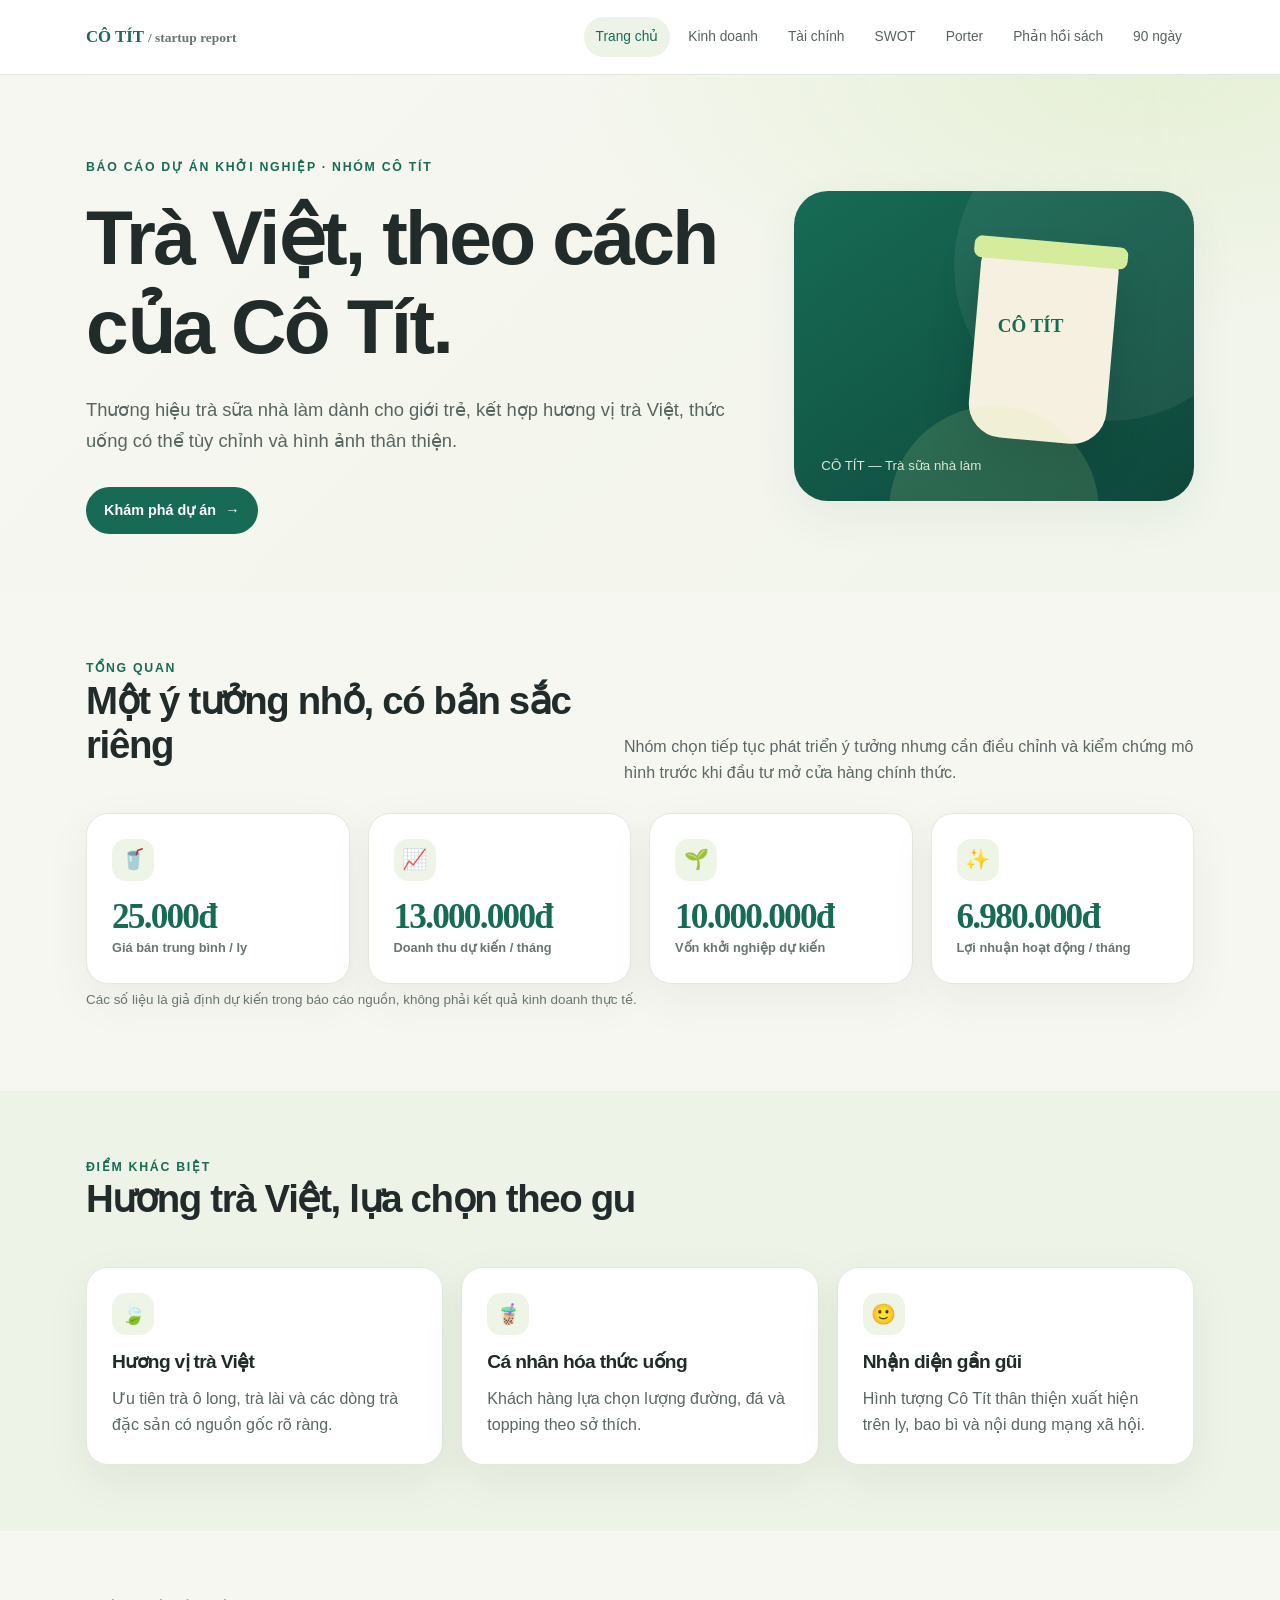
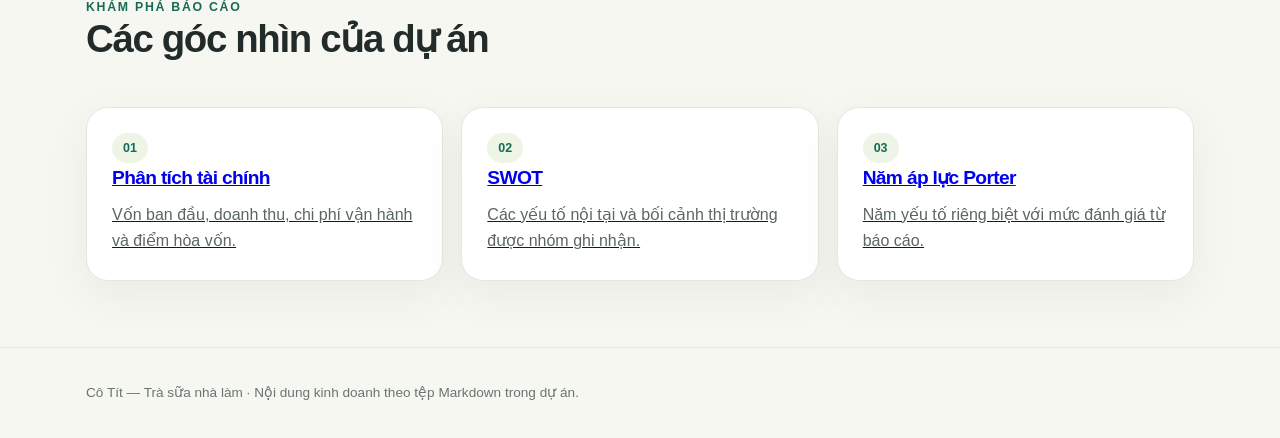
<file: index.html>
<!doctype html><html lang="vi"><head><meta charset="utf-8"><meta name="viewport" content="width=device-width,initial-scale=1"><title>Cô Tít — Trà sữa nhà làm</title><link rel="stylesheet" href="style.css"></head><body>
<header class="topbar"><nav class="wrap nav"><a class="brand" href="index.html">CÔ TÍT <span class="small">/ startup report</span></a><div class="navlinks"><a class="active" href="index.html">Trang chủ</a><a href="business-plan.html">Kinh doanh</a><a href="financial-analysis.html">Tài chính</a><a href="swot.html">SWOT</a><a href="five-forces.html">Porter</a><a href="reflections.html">Phản hồi sách</a><a href="action-plan.html">90 ngày</a></div></nav></header>
<main><section class="hero"><div class="wrap hero-grid"><div><div class="eyebrow">Báo cáo dự án khởi nghiệp · Nhóm Cô Tít</div><h1>Trà Việt, theo cách của Cô Tít.</h1><p class="lead">Thương hiệu trà sữa nhà làm dành cho giới trẻ, kết hợp hương vị trà Việt, thức uống có thể tùy chỉnh và hình ảnh thân thiện.</p><a class="button" href="business-plan.html">Khám phá dự án <span>→</span></a></div><div class="hero-art"><div class="cup"></div><small>CÔ TÍT — Trà sữa nhà làm</small></div></div></section>
<section class="section"><div class="wrap"><div class="section-head"><div><div class="eyebrow">Tổng quan</div><h2>Một ý tưởng nhỏ, có bản sắc riêng</h2></div><p>Nhóm chọn tiếp tục phát triển ý tưởng nhưng cần điều chỉnh và kiểm chứng mô hình trước khi đầu tư mở cửa hàng chính thức.</p></div><div class="grid grid-4 finance-kpis"><article class="card"><div class="icon">🥤</div><div class="metric">25.000đ</div><div class="label">Giá bán trung bình / ly</div></article><article class="card"><div class="icon">📈</div><div class="metric">13.000.000đ</div><div class="label">Doanh thu dự kiến / tháng</div></article><article class="card"><div class="icon">🌱</div><div class="metric">10.000.000đ</div><div class="label">Vốn khởi nghiệp dự kiến</div></article><article class="card"><div class="icon">✨</div><div class="metric">6.980.000đ</div><div class="label">Lợi nhuận hoạt động / tháng</div></article></div><p class="small">Các số liệu là giả định dự kiến trong báo cáo nguồn, không phải kết quả kinh doanh thực tế.</p></div></section>
<section class="section soft"><div class="wrap"><div class="section-head"><div><div class="eyebrow">Điểm khác biệt</div><h2>Hương trà Việt, lựa chọn theo gu</h2></div></div><div class="grid grid-3"><article class="card"><div class="icon">🍃</div><h3>Hương vị trà Việt</h3><p>Ưu tiên trà ô long, trà lài và các dòng trà đặc sản có nguồn gốc rõ ràng.</p></article><article class="card"><div class="icon">🧋</div><h3>Cá nhân hóa thức uống</h3><p>Khách hàng lựa chọn lượng đường, đá và topping theo sở thích.</p></article><article class="card"><div class="icon">🙂</div><h3>Nhận diện gần gũi</h3><p>Hình tượng Cô Tít thân thiện xuất hiện trên ly, bao bì và nội dung mạng xã hội.</p></article></div></div></section>
<section class="section"><div class="wrap"><div class="section-head"><div><div class="eyebrow">Khám phá báo cáo</div><h2>Các góc nhìn của dự án</h2></div></div><div class="grid grid-3"><a class="card" href="financial-analysis.html"><span class="pill">01</span><h3>Phân tích tài chính</h3><p>Vốn ban đầu, doanh thu, chi phí vận hành và điểm hòa vốn.</p></a><a class="card" href="swot.html"><span class="pill">02</span><h3>SWOT</h3><p>Các yếu tố nội tại và bối cảnh thị trường được nhóm ghi nhận.</p></a><a class="card" href="five-forces.html"><span class="pill">03</span><h3>Năm áp lực Porter</h3><p>Năm yếu tố riêng biệt với mức đánh giá từ báo cáo.</p></a></div></div></section>
</main><footer class="footer"><div class="wrap">Cô Tít — Trà sữa nhà làm · Nội dung kinh doanh theo tệp Markdown trong dự án.</div></footer></body></html>
</file>
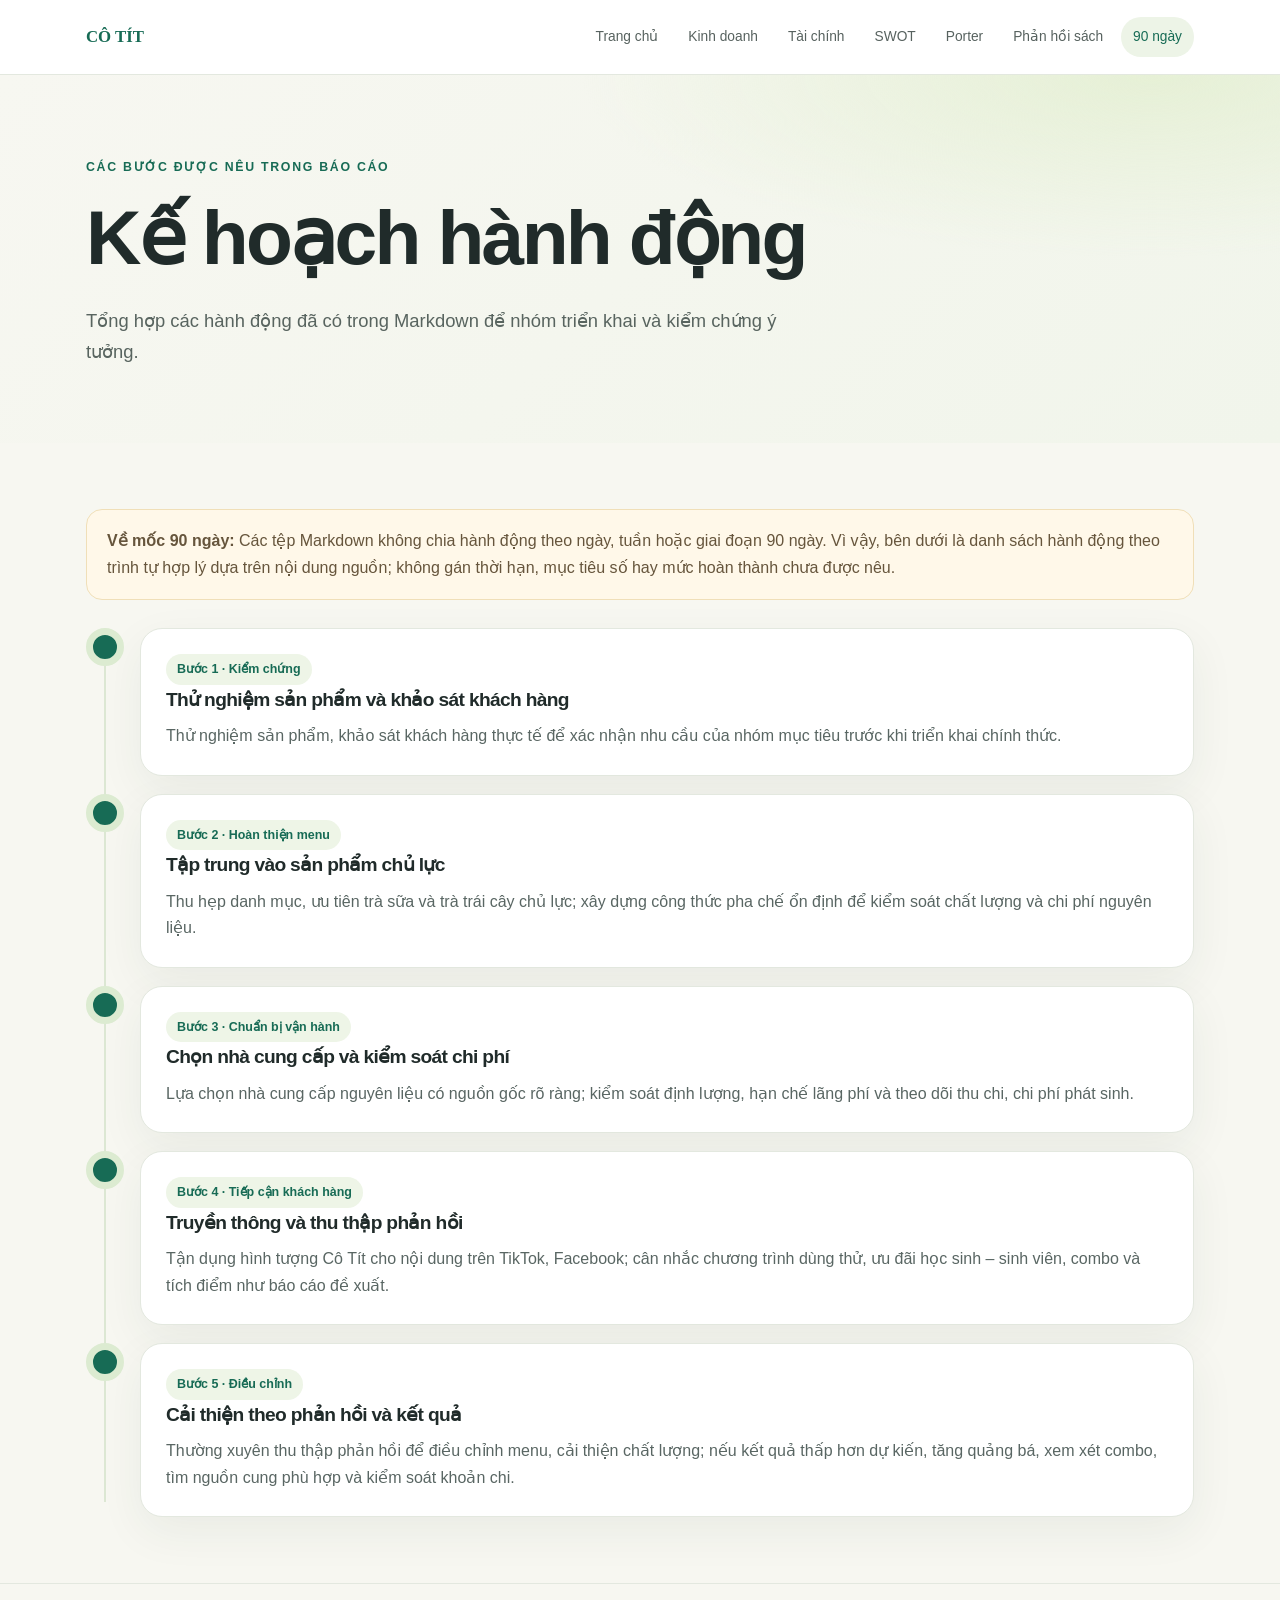
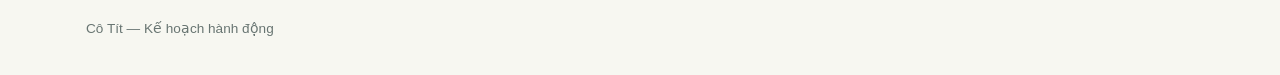
<file: action-plan.html>
<!doctype html><html lang="vi"><head><meta charset="utf-8"><meta name="viewport" content="width=device-width,initial-scale=1"><title>Kế hoạch hành động 90 ngày — Cô Tít</title><link rel="stylesheet" href="style.css"></head><body><header class="topbar"><nav class="wrap nav"><a class="brand" href="index.html">CÔ TÍT</a><div class="navlinks"><a href="index.html">Trang chủ</a><a href="business-plan.html">Kinh doanh</a><a href="financial-analysis.html">Tài chính</a><a href="swot.html">SWOT</a><a href="five-forces.html">Porter</a><a href="reflections.html">Phản hồi sách</a><a class="active" href="action-plan.html">90 ngày</a></div></nav></header><main><section class="hero"><div class="wrap"><div class="eyebrow">Các bước được nêu trong báo cáo</div><h1>Kế hoạch hành động</h1><p class="lead">Tổng hợp các hành động đã có trong Markdown để nhóm triển khai và kiểm chứng ý tưởng.</p></div></section><section class="section"><div class="wrap"><div class="note"><strong>Về mốc 90 ngày:</strong> Các tệp Markdown không chia hành động theo ngày, tuần hoặc giai đoạn 90 ngày. Vì vậy, bên dưới là danh sách hành động theo trình tự hợp lý dựa trên nội dung nguồn; không gán thời hạn, mục tiêu số hay mức hoàn thành chưa được nêu.</div><div class="timeline" style="margin-top:28px"><article class="step"><div class="dot"></div><div class="card"><span class="pill">Bước 1 · Kiểm chứng</span><h3>Thử nghiệm sản phẩm và khảo sát khách hàng</h3><p>Thử nghiệm sản phẩm, khảo sát khách hàng thực tế để xác nhận nhu cầu của nhóm mục tiêu trước khi triển khai chính thức.</p></div></article><article class="step"><div class="dot"></div><div class="card"><span class="pill">Bước 2 · Hoàn thiện menu</span><h3>Tập trung vào sản phẩm chủ lực</h3><p>Thu hẹp danh mục, ưu tiên trà sữa và trà trái cây chủ lực; xây dựng công thức pha chế ổn định để kiểm soát chất lượng và chi phí nguyên liệu.</p></div></article><article class="step"><div class="dot"></div><div class="card"><span class="pill">Bước 3 · Chuẩn bị vận hành</span><h3>Chọn nhà cung cấp và kiểm soát chi phí</h3><p>Lựa chọn nhà cung cấp nguyên liệu có nguồn gốc rõ ràng; kiểm soát định lượng, hạn chế lãng phí và theo dõi thu chi, chi phí phát sinh.</p></div></article><article class="step"><div class="dot"></div><div class="card"><span class="pill">Bước 4 · Tiếp cận khách hàng</span><h3>Truyền thông và thu thập phản hồi</h3><p>Tận dụng hình tượng Cô Tít cho nội dung trên TikTok, Facebook; cân nhắc chương trình dùng thử, ưu đãi học sinh – sinh viên, combo và tích điểm như báo cáo đề xuất.</p></div></article><article class="step"><div class="dot"></div><div class="card"><span class="pill">Bước 5 · Điều chỉnh</span><h3>Cải thiện theo phản hồi và kết quả</h3><p>Thường xuyên thu thập phản hồi để điều chỉnh menu, cải thiện chất lượng; nếu kết quả thấp hơn dự kiến, tăng quảng bá, xem xét combo, tìm nguồn cung phù hợp và kiểm soát khoản chi.</p></div></article></div></div></section></main><footer class="footer"><div class="wrap">Cô Tít — Kế hoạch hành động</div></footer></body></html>
</file>
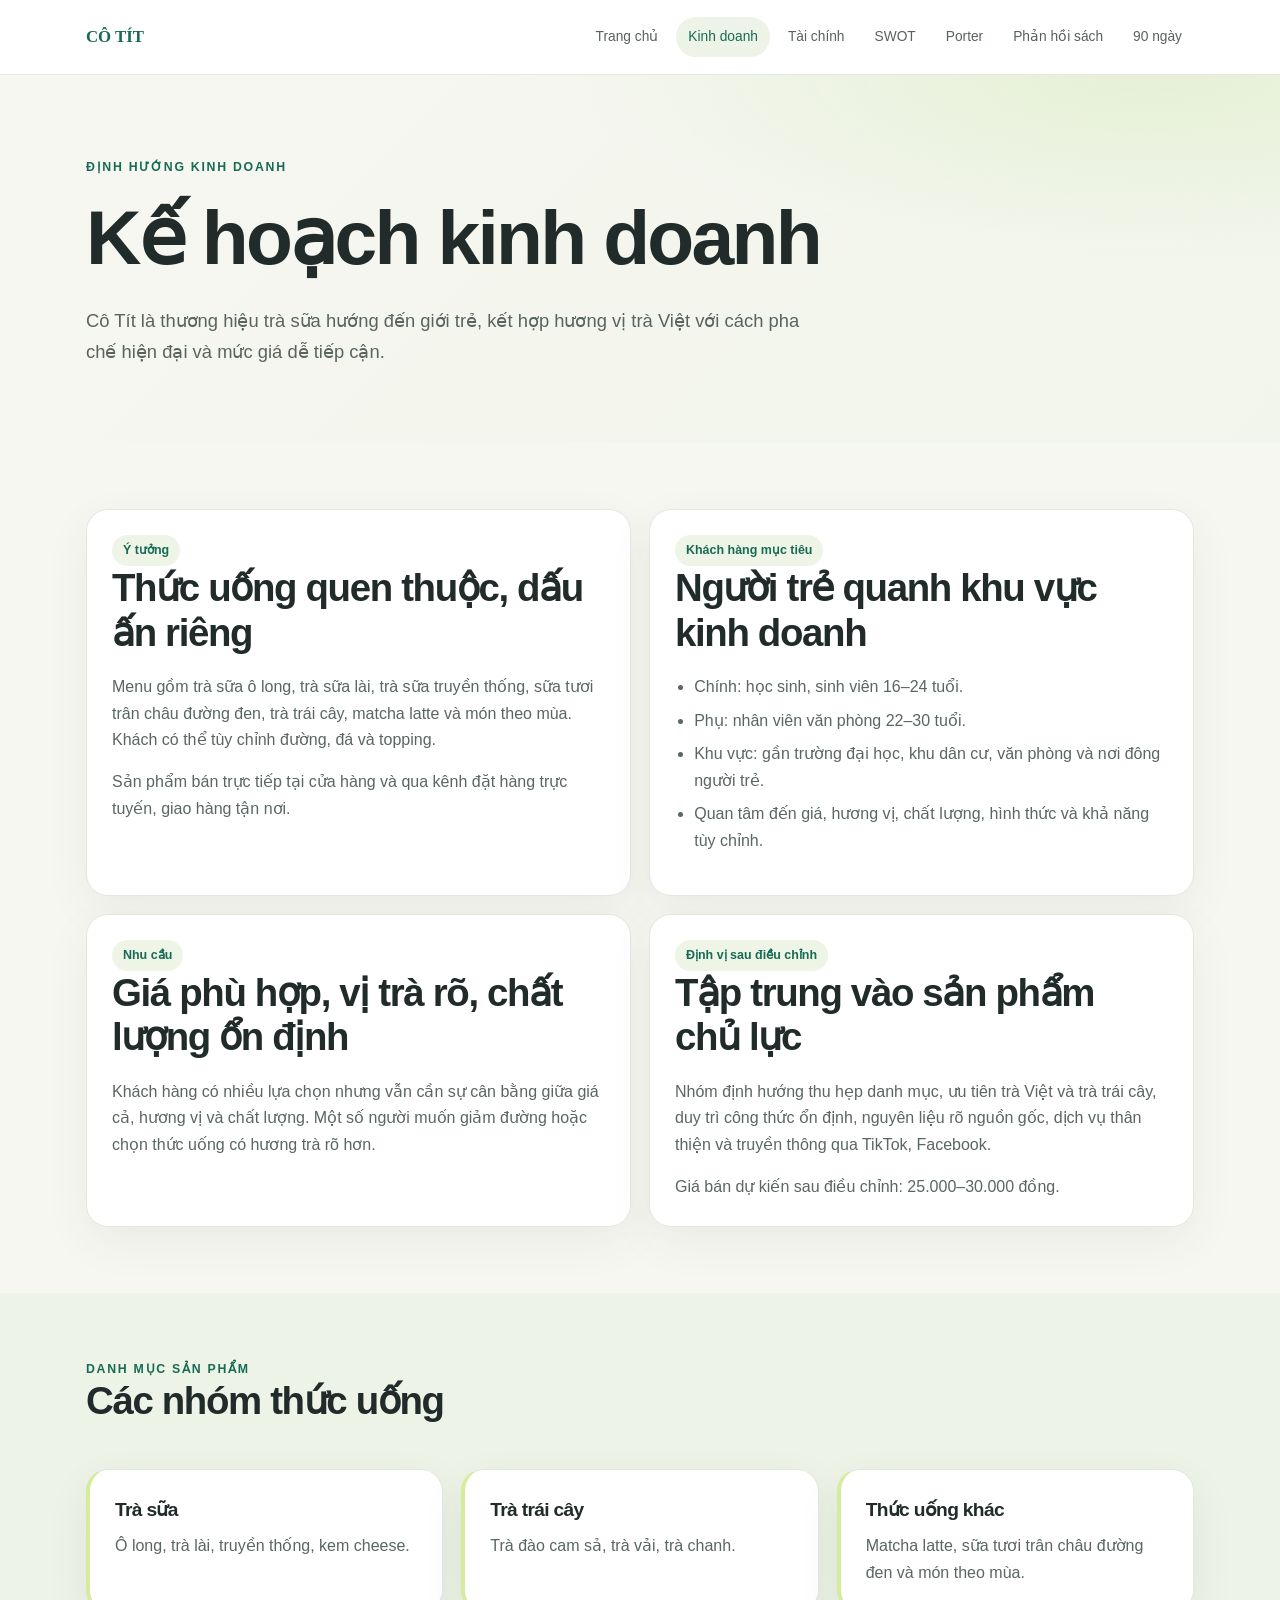
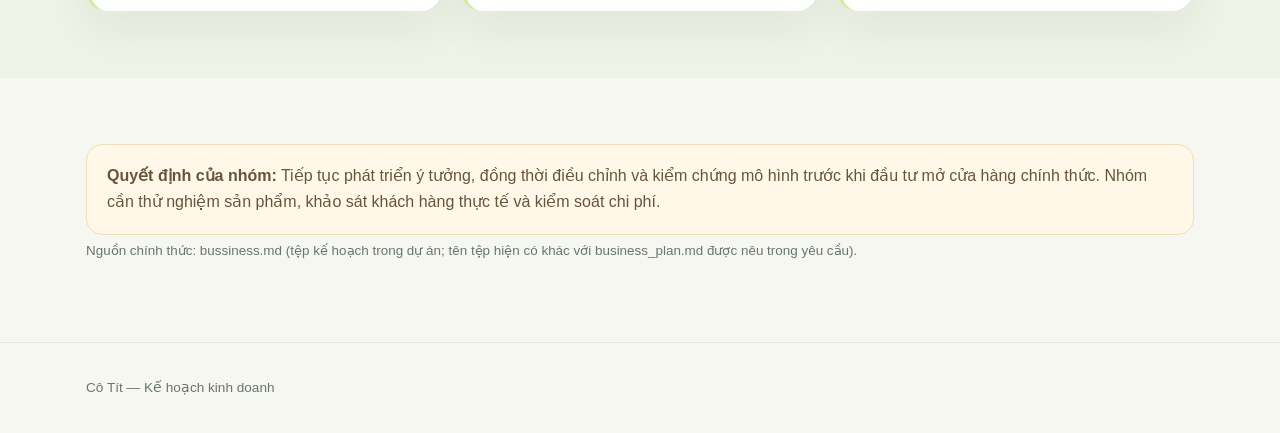
<file: business-plan.html>
<!doctype html><html lang="vi"><head><meta charset="utf-8"><meta name="viewport" content="width=device-width,initial-scale=1"><title>Kế hoạch kinh doanh — Cô Tít</title><link rel="stylesheet" href="style.css"></head><body><header class="topbar"><nav class="wrap nav"><a class="brand" href="index.html">CÔ TÍT</a><div class="navlinks"><a href="index.html">Trang chủ</a><a class="active" href="business-plan.html">Kinh doanh</a><a href="financial-analysis.html">Tài chính</a><a href="swot.html">SWOT</a><a href="five-forces.html">Porter</a><a href="reflections.html">Phản hồi sách</a><a href="action-plan.html">90 ngày</a></div></nav></header><main><section class="hero"><div class="wrap"><div class="eyebrow">Định hướng kinh doanh</div><h1>Kế hoạch kinh doanh</h1><p class="lead">Cô Tít là thương hiệu trà sữa hướng đến giới trẻ, kết hợp hương vị trà Việt với cách pha chế hiện đại và mức giá dễ tiếp cận.</p></div></section><section class="section"><div class="wrap grid grid-2"><article class="card"><span class="pill">Ý tưởng</span><h2>Thức uống quen thuộc, dấu ấn riêng</h2><p>Menu gồm trà sữa ô long, trà sữa lài, trà sữa truyền thống, sữa tươi trân châu đường đen, trà trái cây, matcha latte và món theo mùa. Khách có thể tùy chỉnh đường, đá và topping.</p><p>Sản phẩm bán trực tiếp tại cửa hàng và qua kênh đặt hàng trực tuyến, giao hàng tận nơi.</p></article><article class="card"><span class="pill">Khách hàng mục tiêu</span><h2>Người trẻ quanh khu vực kinh doanh</h2><ul class="list"><li>Chính: học sinh, sinh viên 16–24 tuổi.</li><li>Phụ: nhân viên văn phòng 22–30 tuổi.</li><li>Khu vực: gần trường đại học, khu dân cư, văn phòng và nơi đông người trẻ.</li><li>Quan tâm đến giá, hương vị, chất lượng, hình thức và khả năng tùy chỉnh.</li></ul></article><article class="card"><span class="pill">Nhu cầu</span><h2>Giá phù hợp, vị trà rõ, chất lượng ổn định</h2><p>Khách hàng có nhiều lựa chọn nhưng vẫn cần sự cân bằng giữa giá cả, hương vị và chất lượng. Một số người muốn giảm đường hoặc chọn thức uống có hương trà rõ hơn.</p></article><article class="card"><span class="pill">Định vị sau điều chỉnh</span><h2>Tập trung vào sản phẩm chủ lực</h2><p>Nhóm định hướng thu hẹp danh mục, ưu tiên trà Việt và trà trái cây, duy trì công thức ổn định, nguyên liệu rõ nguồn gốc, dịch vụ thân thiện và truyền thông qua TikTok, Facebook.</p><p>Giá bán dự kiến sau điều chỉnh: 25.000–30.000 đồng.</p></article></div></section><section class="section soft"><div class="wrap"><div class="section-head"><div><div class="eyebrow">Danh mục sản phẩm</div><h2>Các nhóm thức uống</h2></div></div><div class="grid grid-3"><article class="card product"><h3>Trà sữa</h3><p>Ô long, trà lài, truyền thống, kem cheese.</p></article><article class="card product"><h3>Trà trái cây</h3><p>Trà đào cam sả, trà vải, trà chanh.</p></article><article class="card product"><h3>Thức uống khác</h3><p>Matcha latte, sữa tươi trân châu đường đen và món theo mùa.</p></article></div></div></section><section class="section"><div class="wrap"><div class="note"><strong>Quyết định của nhóm:</strong> Tiếp tục phát triển ý tưởng, đồng thời điều chỉnh và kiểm chứng mô hình trước khi đầu tư mở cửa hàng chính thức. Nhóm cần thử nghiệm sản phẩm, khảo sát khách hàng thực tế và kiểm soát chi phí.</div><p class="small">Nguồn chính thức: bussiness.md (tệp kế hoạch trong dự án; tên tệp hiện có khác với business_plan.md được nêu trong yêu cầu).</p></div></section></main><footer class="footer"><div class="wrap">Cô Tít — Kế hoạch kinh doanh</div></footer></body></html>
</file>
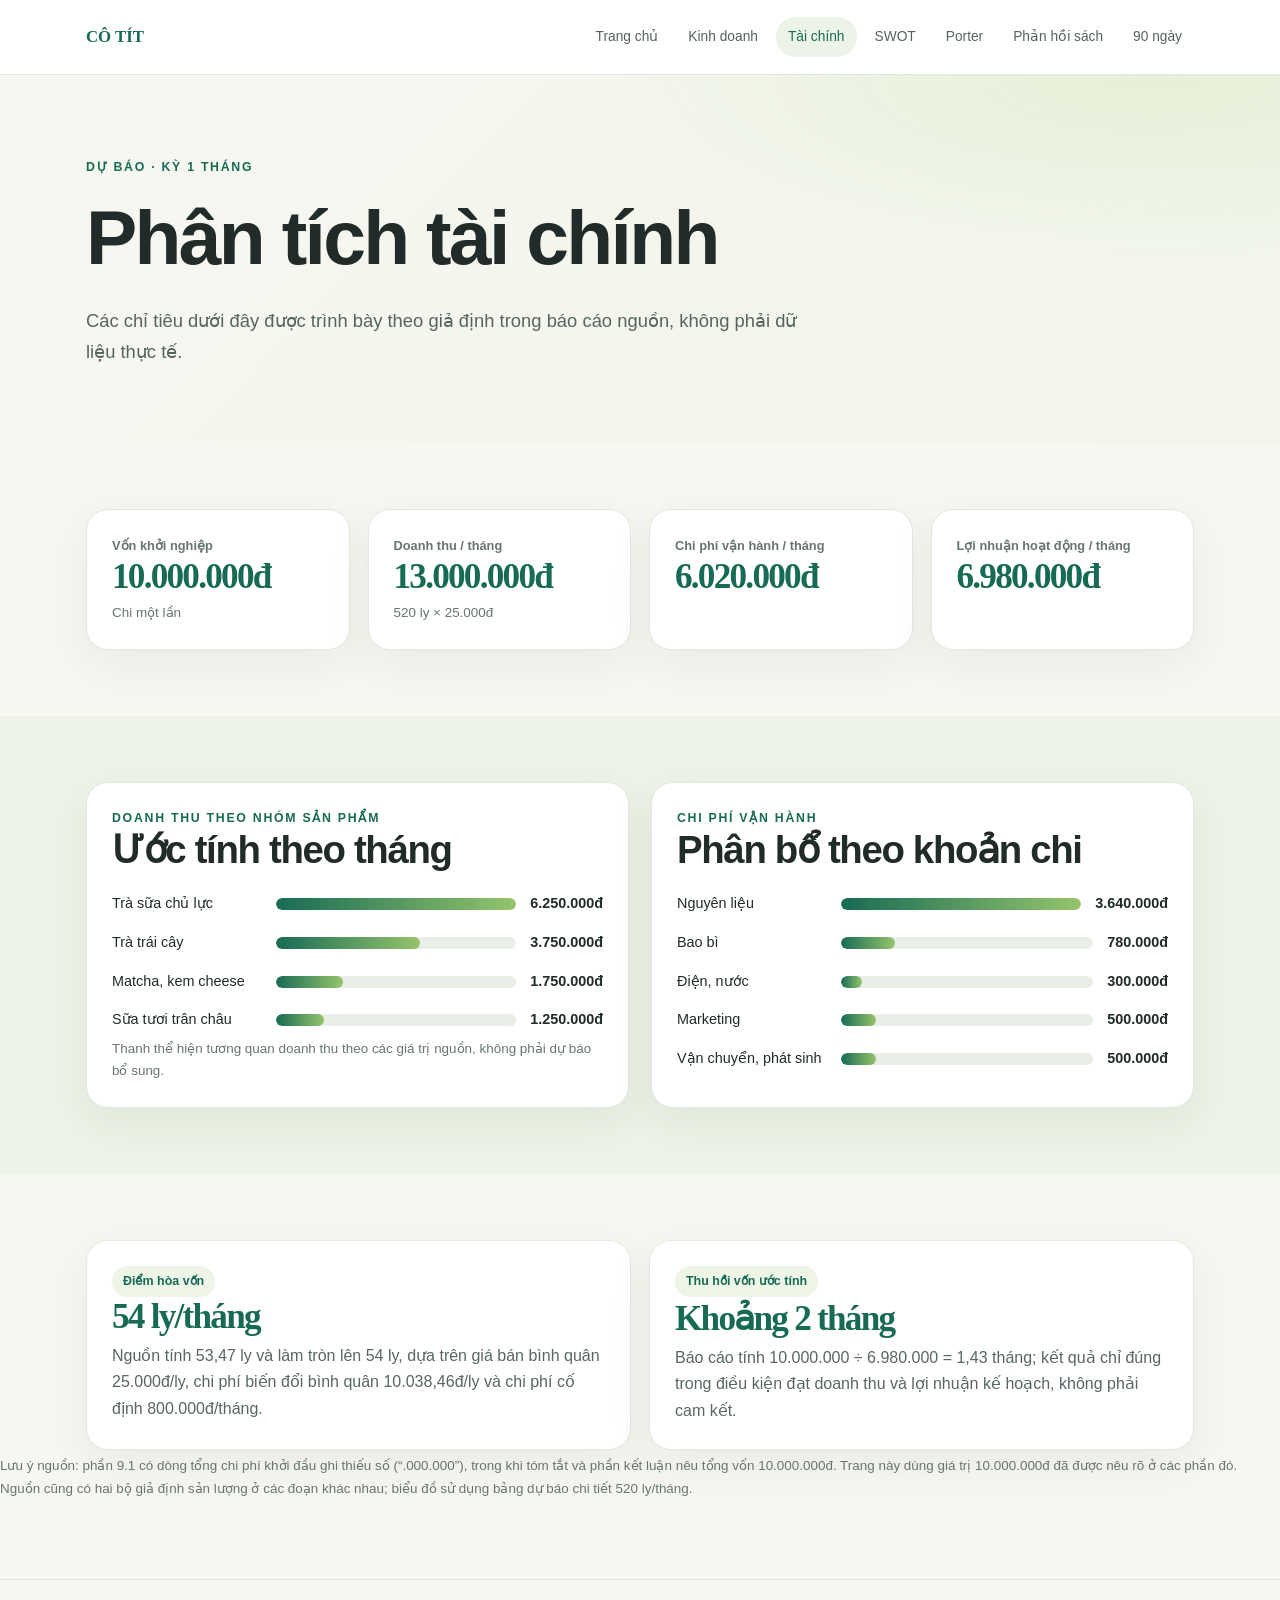
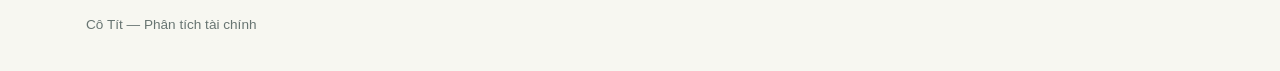
<file: financial-analysis.html>
<!doctype html><html lang="vi"><head><meta charset="utf-8"><meta name="viewport" content="width=device-width,initial-scale=1"><title>Phân tích tài chính — Cô Tít</title><link rel="stylesheet" href="style.css"></head><body><header class="topbar"><nav class="wrap nav"><a class="brand" href="index.html">CÔ TÍT</a><div class="navlinks"><a href="index.html">Trang chủ</a><a href="business-plan.html">Kinh doanh</a><a class="active" href="financial-analysis.html">Tài chính</a><a href="swot.html">SWOT</a><a href="five-forces.html">Porter</a><a href="reflections.html">Phản hồi sách</a><a href="action-plan.html">90 ngày</a></div></nav></header><main><section class="hero"><div class="wrap"><div class="eyebrow">Dự báo · kỳ 1 tháng</div><h1>Phân tích tài chính</h1><p class="lead">Các chỉ tiêu dưới đây được trình bày theo giả định trong báo cáo nguồn, không phải dữ liệu thực tế.</p></div></section><section class="section"><div class="wrap"><div class="grid grid-4 finance-kpis"><article class="card"><div class="label">Vốn khởi nghiệp</div><div class="metric">10.000.000đ</div><p class="small">Chi một lần</p></article><article class="card"><div class="label">Doanh thu / tháng</div><div class="metric">13.000.000đ</div><p class="small">520 ly × 25.000đ</p></article><article class="card"><div class="label">Chi phí vận hành / tháng</div><div class="metric">6.020.000đ</div></article><article class="card"><div class="label">Lợi nhuận hoạt động / tháng</div><div class="metric">6.980.000đ</div></article></div></div></section><section class="section soft"><div class="wrap split"><article class="card"><div class="eyebrow">Doanh thu theo nhóm sản phẩm</div><h2>Ước tính theo tháng</h2><div class="bar-list"><div class="bar-row"><span>Trà sữa chủ lực</span><div class="bar-track"><div class="bar" style="width:100%"></div></div><b>6.250.000đ</b></div><div class="bar-row"><span>Trà trái cây</span><div class="bar-track"><div class="bar" style="width:60%"></div></div><b>3.750.000đ</b></div><div class="bar-row"><span>Matcha, kem cheese</span><div class="bar-track"><div class="bar" style="width:28%"></div></div><b>1.750.000đ</b></div><div class="bar-row"><span>Sữa tươi trân châu</span><div class="bar-track"><div class="bar" style="width:20%"></div></div><b>1.250.000đ</b></div></div><p class="small">Thanh thể hiện tương quan doanh thu theo các giá trị nguồn, không phải dự báo bổ sung.</p></article><article class="card"><div class="eyebrow">Chi phí vận hành</div><h2>Phân bổ theo khoản chi</h2><div class="bar-list"><div class="bar-row"><span>Nguyên liệu</span><div class="bar-track"><div class="bar" style="width:100%"></div></div><b>3.640.000đ</b></div><div class="bar-row"><span>Bao bì</span><div class="bar-track"><div class="bar" style="width:21.4%"></div></div><b>780.000đ</b></div><div class="bar-row"><span>Điện, nước</span><div class="bar-track"><div class="bar" style="width:8.2%"></div></div><b>300.000đ</b></div><div class="bar-row"><span>Marketing</span><div class="bar-track"><div class="bar" style="width:13.7%"></div></div><b>500.000đ</b></div><div class="bar-row"><span>Vận chuyển, phát sinh</span><div class="bar-track"><div class="bar" style="width:13.7%"></div></div><b>500.000đ</b></div></div></article></div></section><section class="section"><div class="wrap grid grid-2"><article class="card"><span class="pill">Điểm hòa vốn</span><div class="metric">54 ly/tháng</div><p>Nguồn tính 53,47 ly và làm tròn lên 54 ly, dựa trên giá bán bình quân 25.000đ/ly, chi phí biến đổi bình quân 10.038,46đ/ly và chi phí cố định 800.000đ/tháng.</p></article><article class="card"><span class="pill">Thu hồi vốn ước tính</span><div class="metric">Khoảng 2 tháng</div><p>Báo cáo tính 10.000.000 ÷ 6.980.000 = 1,43 tháng; kết quả chỉ đúng trong điều kiện đạt doanh thu và lợi nhuận kế hoạch, không phải cam kết.</p></article></div><p class="small">Lưu ý nguồn: phần 9.1 có dòng tổng chi phí khởi đầu ghi thiếu số (“.000.000”), trong khi tóm tắt và phần kết luận nêu tổng vốn 10.000.000đ. Trang này dùng giá trị 10.000.000đ đã được nêu rõ ở các phần đó. Nguồn cũng có hai bộ giả định sản lượng ở các đoạn khác nhau; biểu đồ sử dụng bảng dự báo chi tiết 520 ly/tháng.</p></div></section></main><footer class="footer"><div class="wrap">Cô Tít — Phân tích tài chính</div></footer></body></html>
</file>
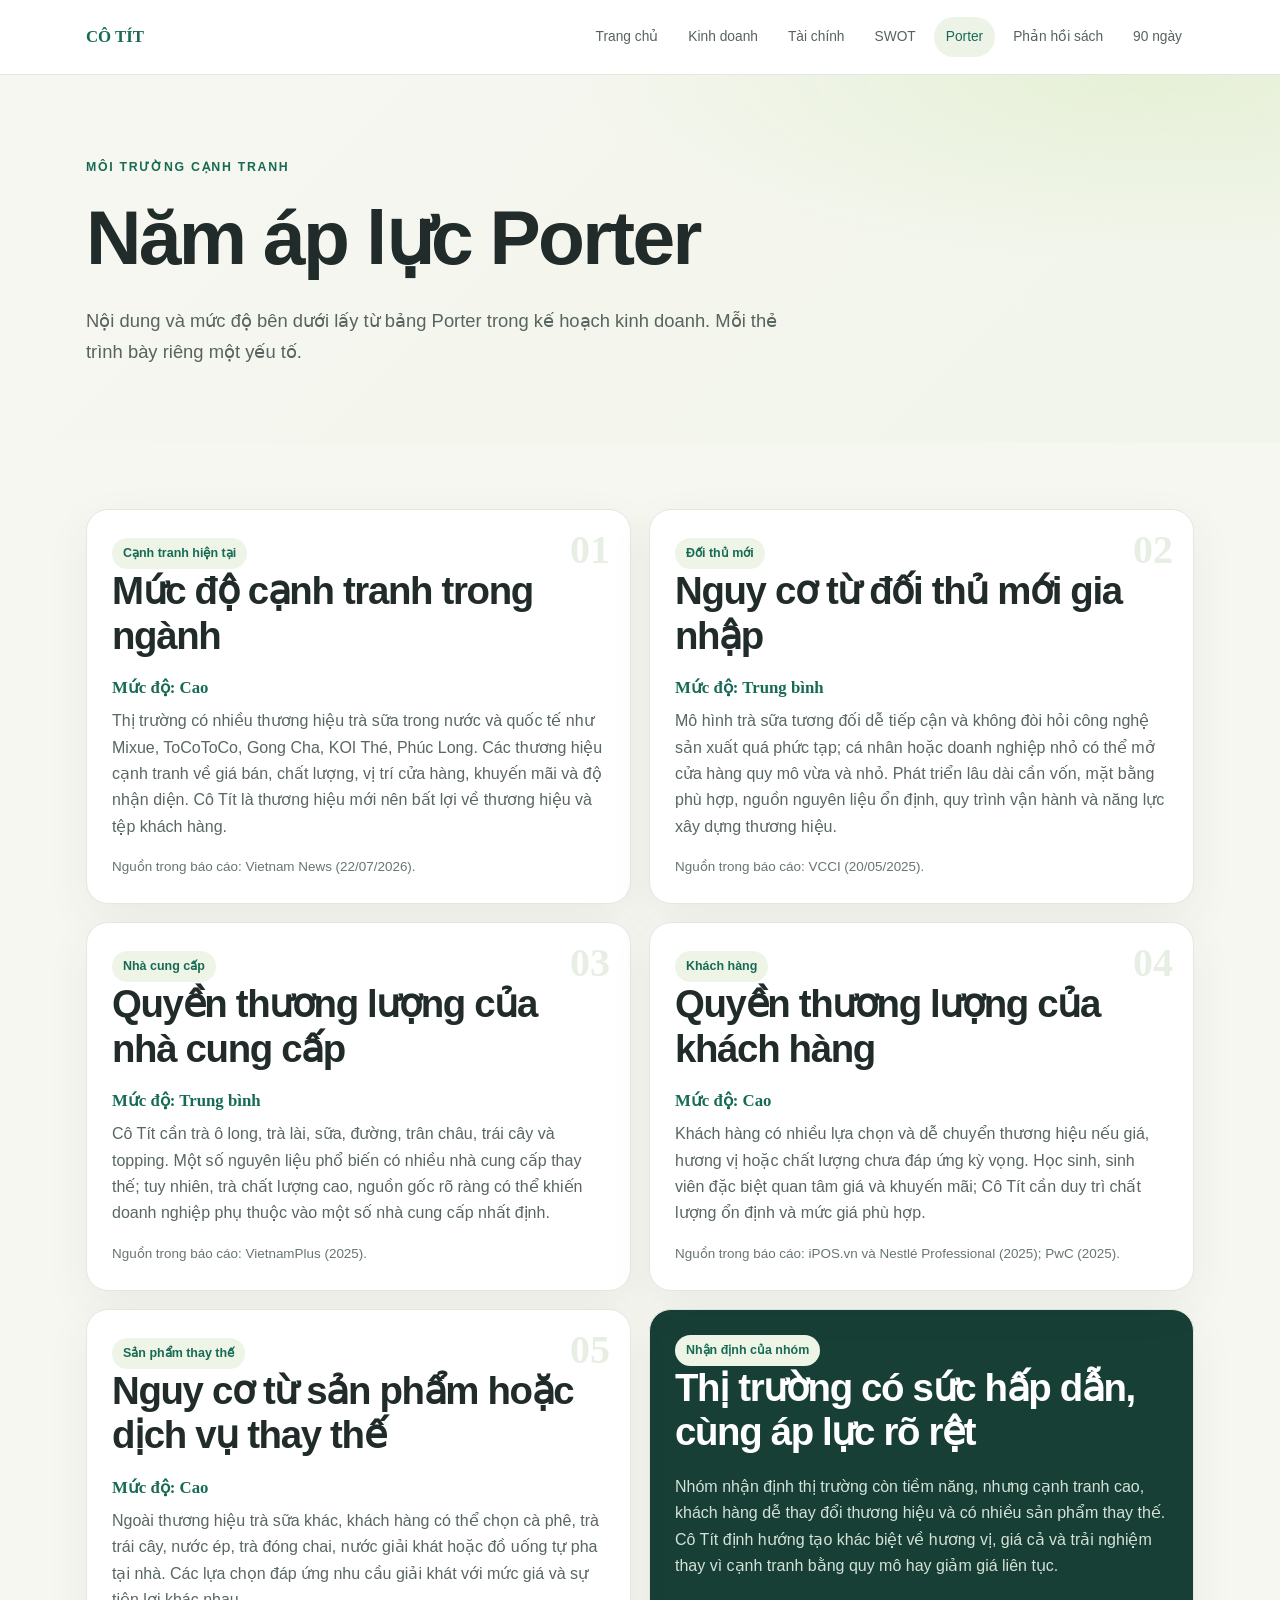
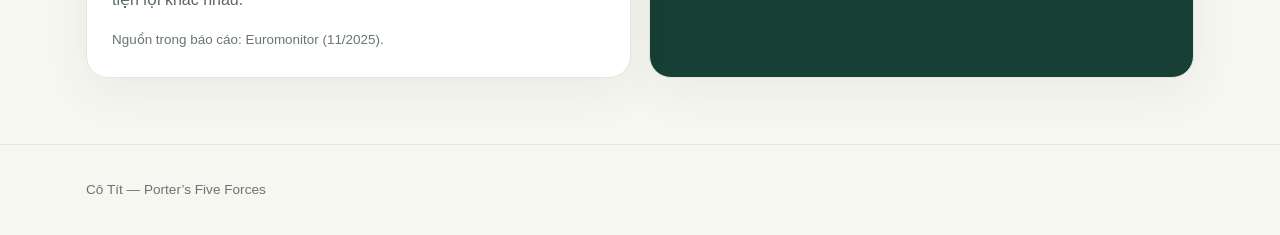
<file: five-forces.html>
<!doctype html><html lang="vi"><head><meta charset="utf-8"><meta name="viewport" content="width=device-width,initial-scale=1"><title>Năm áp lực Porter — Cô Tít</title><link rel="stylesheet" href="style.css"></head><body><header class="topbar"><nav class="wrap nav"><a class="brand" href="index.html">CÔ TÍT</a><div class="navlinks"><a href="index.html">Trang chủ</a><a href="business-plan.html">Kinh doanh</a><a href="financial-analysis.html">Tài chính</a><a href="swot.html">SWOT</a><a class="active" href="five-forces.html">Porter</a><a href="reflections.html">Phản hồi sách</a><a href="action-plan.html">90 ngày</a></div></nav></header><main><section class="hero"><div class="wrap"><div class="eyebrow">Môi trường cạnh tranh</div><h1>Năm áp lực Porter</h1><p class="lead">Nội dung và mức độ bên dưới lấy từ bảng Porter trong kế hoạch kinh doanh. Mỗi thẻ trình bày riêng một yếu tố.</p></div></section><section class="section"><div class="wrap grid grid-2"><article class="card force"><span class="number">01</span><span class="pill">Cạnh tranh hiện tại</span><h2>Mức độ cạnh tranh trong ngành</h2><div class="rating">Mức độ: Cao</div><p>Thị trường có nhiều thương hiệu trà sữa trong nước và quốc tế như Mixue, ToCoToCo, Gong Cha, KOI Thé, Phúc Long. Các thương hiệu cạnh tranh về giá bán, chất lượng, vị trí cửa hàng, khuyến mãi và độ nhận diện. Cô Tít là thương hiệu mới nên bất lợi về thương hiệu và tệp khách hàng.</p><p class="small">Nguồn trong báo cáo: Vietnam News (22/07/2026).</p></article><article class="card force"><span class="number">02</span><span class="pill">Đối thủ mới</span><h2>Nguy cơ từ đối thủ mới gia nhập</h2><div class="rating">Mức độ: Trung bình</div><p>Mô hình trà sữa tương đối dễ tiếp cận và không đòi hỏi công nghệ sản xuất quá phức tạp; cá nhân hoặc doanh nghiệp nhỏ có thể mở cửa hàng quy mô vừa và nhỏ. Phát triển lâu dài cần vốn, mặt bằng phù hợp, nguồn nguyên liệu ổn định, quy trình vận hành và năng lực xây dựng thương hiệu.</p><p class="small">Nguồn trong báo cáo: VCCI (20/05/2025).</p></article><article class="card force"><span class="number">03</span><span class="pill">Nhà cung cấp</span><h2>Quyền thương lượng của nhà cung cấp</h2><div class="rating">Mức độ: Trung bình</div><p>Cô Tít cần trà ô long, trà lài, sữa, đường, trân châu, trái cây và topping. Một số nguyên liệu phổ biến có nhiều nhà cung cấp thay thế; tuy nhiên, trà chất lượng cao, nguồn gốc rõ ràng có thể khiến doanh nghiệp phụ thuộc vào một số nhà cung cấp nhất định.</p><p class="small">Nguồn trong báo cáo: VietnamPlus (2025).</p></article><article class="card force"><span class="number">04</span><span class="pill">Khách hàng</span><h2>Quyền thương lượng của khách hàng</h2><div class="rating">Mức độ: Cao</div><p>Khách hàng có nhiều lựa chọn và dễ chuyển thương hiệu nếu giá, hương vị hoặc chất lượng chưa đáp ứng kỳ vọng. Học sinh, sinh viên đặc biệt quan tâm giá và khuyến mãi; Cô Tít cần duy trì chất lượng ổn định và mức giá phù hợp.</p><p class="small">Nguồn trong báo cáo: iPOS.vn và Nestlé Professional (2025); PwC (2025).</p></article><article class="card force"><span class="number">05</span><span class="pill">Sản phẩm thay thế</span><h2>Nguy cơ từ sản phẩm hoặc dịch vụ thay thế</h2><div class="rating">Mức độ: Cao</div><p>Ngoài thương hiệu trà sữa khác, khách hàng có thể chọn cà phê, trà trái cây, nước ép, trà đóng chai, nước giải khát hoặc đồ uống tự pha tại nhà. Các lựa chọn đáp ứng nhu cầu giải khát với mức giá và sự tiện lợi khác nhau.</p><p class="small">Nguồn trong báo cáo: Euromonitor (11/2025).</p></article><article class="card dark"><span class="pill">Nhận định của nhóm</span><h2>Thị trường có sức hấp dẫn, cùng áp lực rõ rệt</h2><p>Nhóm nhận định thị trường còn tiềm năng, nhưng cạnh tranh cao, khách hàng dễ thay đổi thương hiệu và có nhiều sản phẩm thay thế. Cô Tít định hướng tạo khác biệt về hương vị, giá cả và trải nghiệm thay vì cạnh tranh bằng quy mô hay giảm giá liên tục.</p></article></div></section></main><footer class="footer"><div class="wrap">Cô Tít — Porter’s Five Forces</div></footer></body></html>
</file>
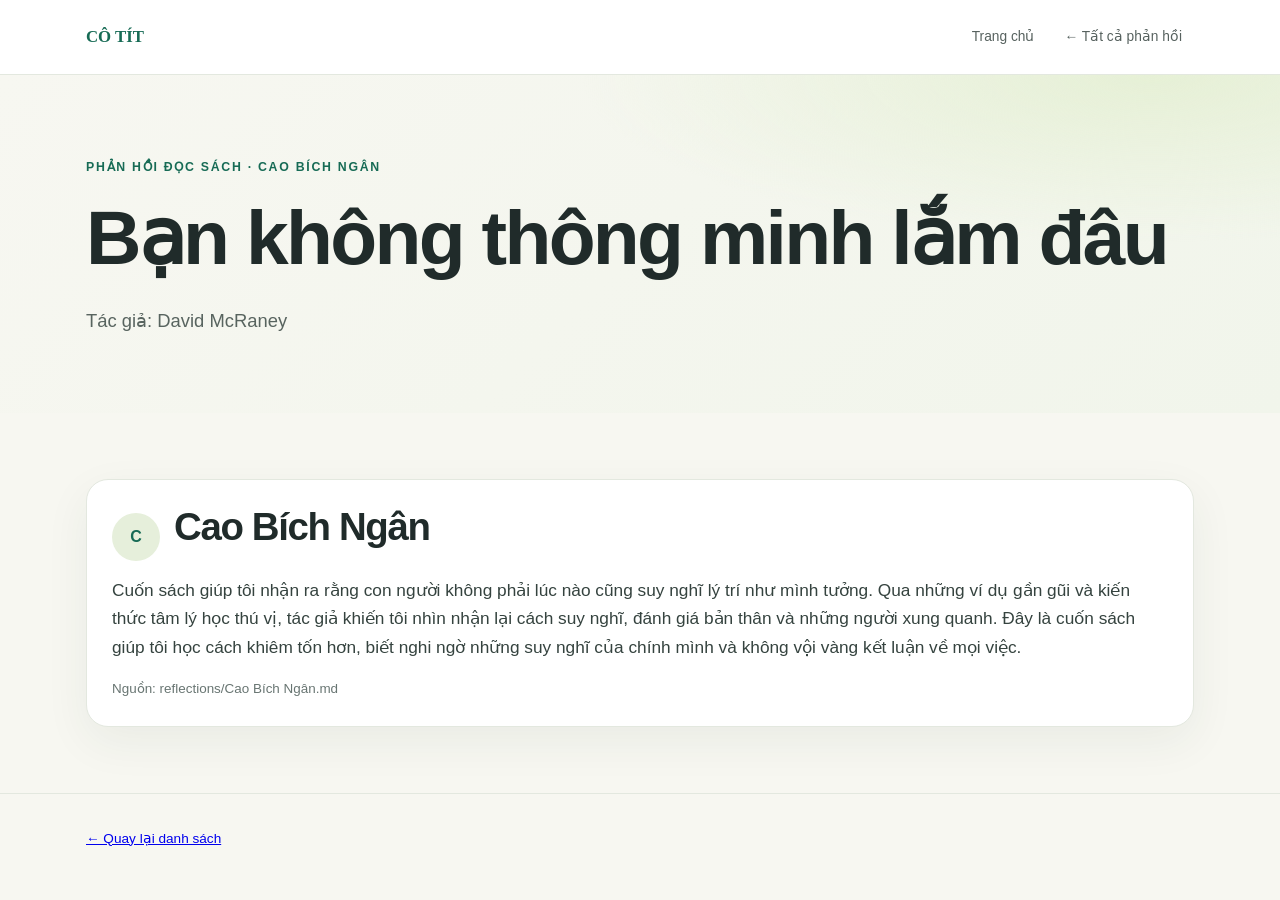
<file: reflection-cao-bich-ngan.html>
<!doctype html><html lang="vi"><head><meta charset="utf-8"><meta name="viewport" content="width=device-width,initial-scale=1"><title>Phản hồi của Cao Bích Ngân — Cô Tít</title><link rel="stylesheet" href="style.css"></head><body><header class="topbar"><nav class="wrap nav"><a class="brand" href="index.html">CÔ TÍT</a><div class="navlinks"><a href="index.html">Trang chủ</a><a href="reflections.html">← Tất cả phản hồi</a></div></nav></header><main><section class="hero"><div class="wrap"><div class="eyebrow">Phản hồi đọc sách · Cao Bích Ngân</div><h1>Bạn không thông minh lắm đâu</h1><p class="lead">Tác giả: David McRaney</p></div></section><section class="section"><div class="wrap"><article class="card"><div class="member"><div class="avatar">C</div><h2>Cao Bích Ngân</h2></div><p class="quote">Cuốn sách giúp tôi nhận ra rằng con người không phải lúc nào cũng suy nghĩ lý trí như mình tưởng. Qua những ví dụ gần gũi và kiến thức tâm lý học thú vị, tác giả khiến tôi nhìn nhận lại cách suy nghĩ, đánh giá bản thân và những người xung quanh. Đây là cuốn sách giúp tôi học cách khiêm tốn hơn, biết nghi ngờ những suy nghĩ của chính mình và không vội vàng kết luận về mọi việc.</p><p class="small">Nguồn: reflections/Cao Bích Ngân.md</p></article></div></section></main><footer class="footer"><div class="wrap"><a href="reflections.html">← Quay lại danh sách</a></div></footer></body></html>
</file>
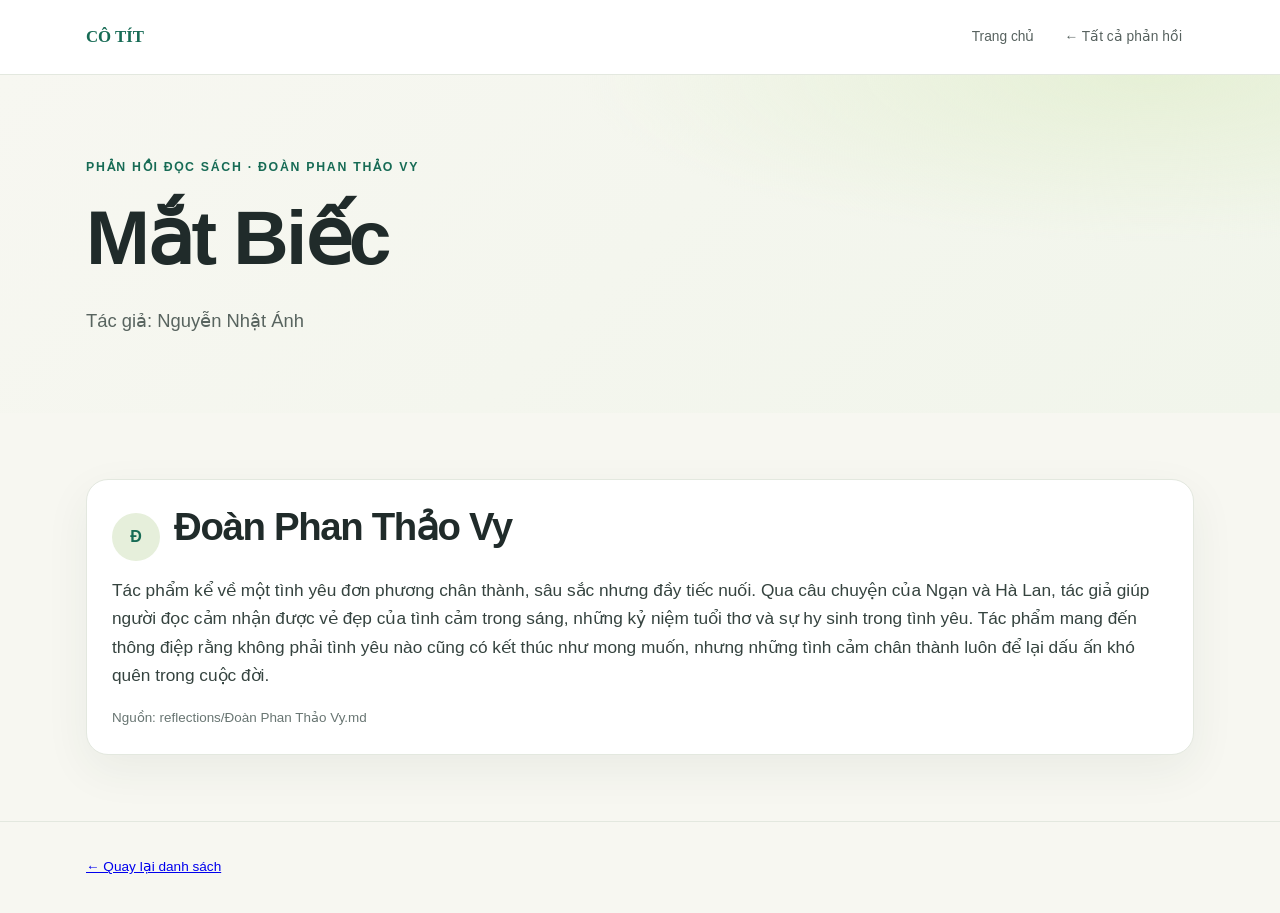
<file: reflection-doan-phan-thao-vy.html>
<!doctype html><html lang="vi"><head><meta charset="utf-8"><meta name="viewport" content="width=device-width,initial-scale=1"><title>Phản hồi của Đoàn Phan Thảo Vy — Cô Tít</title><link rel="stylesheet" href="style.css"></head><body><header class="topbar"><nav class="wrap nav"><a class="brand" href="index.html">CÔ TÍT</a><div class="navlinks"><a href="index.html">Trang chủ</a><a href="reflections.html">← Tất cả phản hồi</a></div></nav></header><main><section class="hero"><div class="wrap"><div class="eyebrow">Phản hồi đọc sách · Đoàn Phan Thảo Vy</div><h1>Mắt Biếc</h1><p class="lead">Tác giả: Nguyễn Nhật Ánh</p></div></section><section class="section"><div class="wrap"><article class="card"><div class="member"><div class="avatar">Đ</div><h2>Đoàn Phan Thảo Vy</h2></div><p class="quote">Tác phẩm kể về một tình yêu đơn phương chân thành, sâu sắc nhưng đầy tiếc nuối. Qua câu chuyện của Ngạn và Hà Lan, tác giả giúp người đọc cảm nhận được vẻ đẹp của tình cảm trong sáng, những kỷ niệm tuổi thơ và sự hy sinh trong tình yêu. Tác phẩm mang đến thông điệp rằng không phải tình yêu nào cũng có kết thúc như mong muốn, nhưng những tình cảm chân thành luôn để lại dấu ấn khó quên trong cuộc đời.</p><p class="small">Nguồn: reflections/Đoàn Phan Thảo Vy.md</p></article></div></section></main><footer class="footer"><div class="wrap"><a href="reflections.html">← Quay lại danh sách</a></div></footer></body></html>
</file>
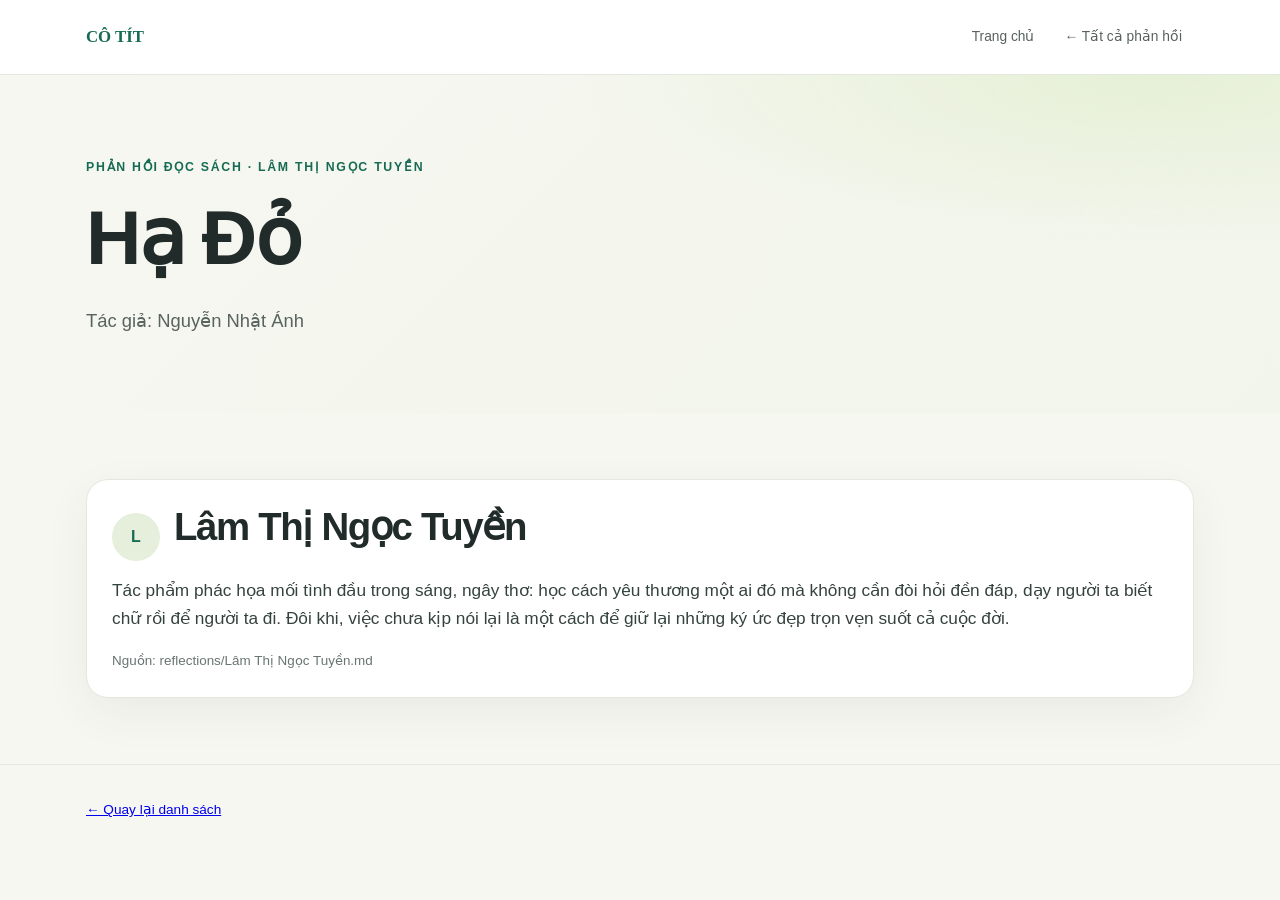
<file: reflection-lam-thi-ngoc-tuyen.html>
<!doctype html><html lang="vi"><head><meta charset="utf-8"><meta name="viewport" content="width=device-width,initial-scale=1"><title>Phản hồi của Lâm Thị Ngọc Tuyền — Cô Tít</title><link rel="stylesheet" href="style.css"></head><body><header class="topbar"><nav class="wrap nav"><a class="brand" href="index.html">CÔ TÍT</a><div class="navlinks"><a href="index.html">Trang chủ</a><a href="reflections.html">← Tất cả phản hồi</a></div></nav></header><main><section class="hero"><div class="wrap"><div class="eyebrow">Phản hồi đọc sách · Lâm Thị Ngọc Tuyền</div><h1>Hạ Đỏ</h1><p class="lead">Tác giả: Nguyễn Nhật Ánh</p></div></section><section class="section"><div class="wrap"><article class="card"><div class="member"><div class="avatar">L</div><h2>Lâm Thị Ngọc Tuyền</h2></div><p class="quote">Tác phẩm phác họa mối tình đầu trong sáng, ngây thơ: học cách yêu thương một ai đó mà không cần đòi hỏi đền đáp, dạy người ta biết chữ rồi để người ta đi. Đôi khi, việc chưa kịp nói lại là một cách để giữ lại những ký ức đẹp trọn vẹn suốt cả cuộc đời.</p><p class="small">Nguồn: reflections/Lâm Thị Ngọc Tuyền.md</p></article></div></section></main><footer class="footer"><div class="wrap"><a href="reflections.html">← Quay lại danh sách</a></div></footer></body></html>
</file>
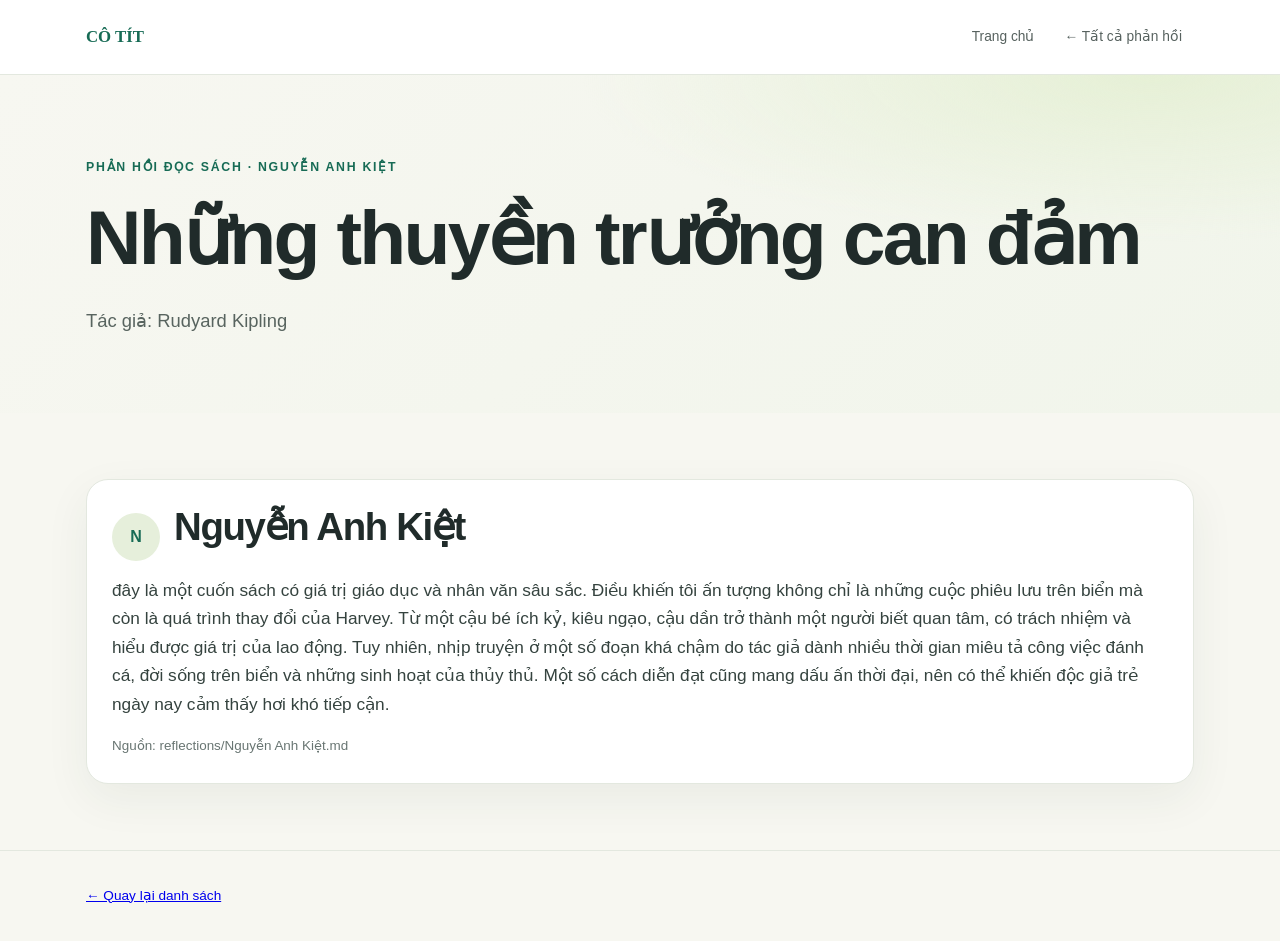
<file: reflection-nguyen-anh-kiet.html>
<!doctype html><html lang="vi"><head><meta charset="utf-8"><meta name="viewport" content="width=device-width,initial-scale=1"><title>Phản hồi của Nguyễn Anh Kiệt — Cô Tít</title><link rel="stylesheet" href="style.css"></head><body><header class="topbar"><nav class="wrap nav"><a class="brand" href="index.html">CÔ TÍT</a><div class="navlinks"><a href="index.html">Trang chủ</a><a href="reflections.html">← Tất cả phản hồi</a></div></nav></header><main><section class="hero"><div class="wrap"><div class="eyebrow">Phản hồi đọc sách · Nguyễn Anh Kiệt</div><h1>Những thuyền trưởng can đảm</h1><p class="lead">Tác giả: Rudyard Kipling</p></div></section><section class="section"><div class="wrap"><article class="card"><div class="member"><div class="avatar">N</div><h2>Nguyễn Anh Kiệt</h2></div><p class="quote">đây là một cuốn sách có giá trị giáo dục và nhân văn sâu sắc. Điều khiến tôi ấn tượng không chỉ là những cuộc phiêu lưu trên biển mà còn là quá trình thay đổi của Harvey. Từ một cậu bé ích kỷ, kiêu ngạo, cậu dần trở thành một người biết quan tâm, có trách nhiệm và hiểu được giá trị của lao động. Tuy nhiên, nhịp truyện ở một số đoạn khá chậm do tác giả dành nhiều thời gian miêu tả công việc đánh cá, đời sống trên biển và những sinh hoạt của thủy thủ. Một số cách diễn đạt cũng mang dấu ấn thời đại, nên có thể khiến độc giả trẻ ngày nay cảm thấy hơi khó tiếp cận.</p><p class="small">Nguồn: reflections/Nguyễn Anh Kiệt.md</p></article></div></section></main><footer class="footer"><div class="wrap"><a href="reflections.html">← Quay lại danh sách</a></div></footer></body></html>
</file>
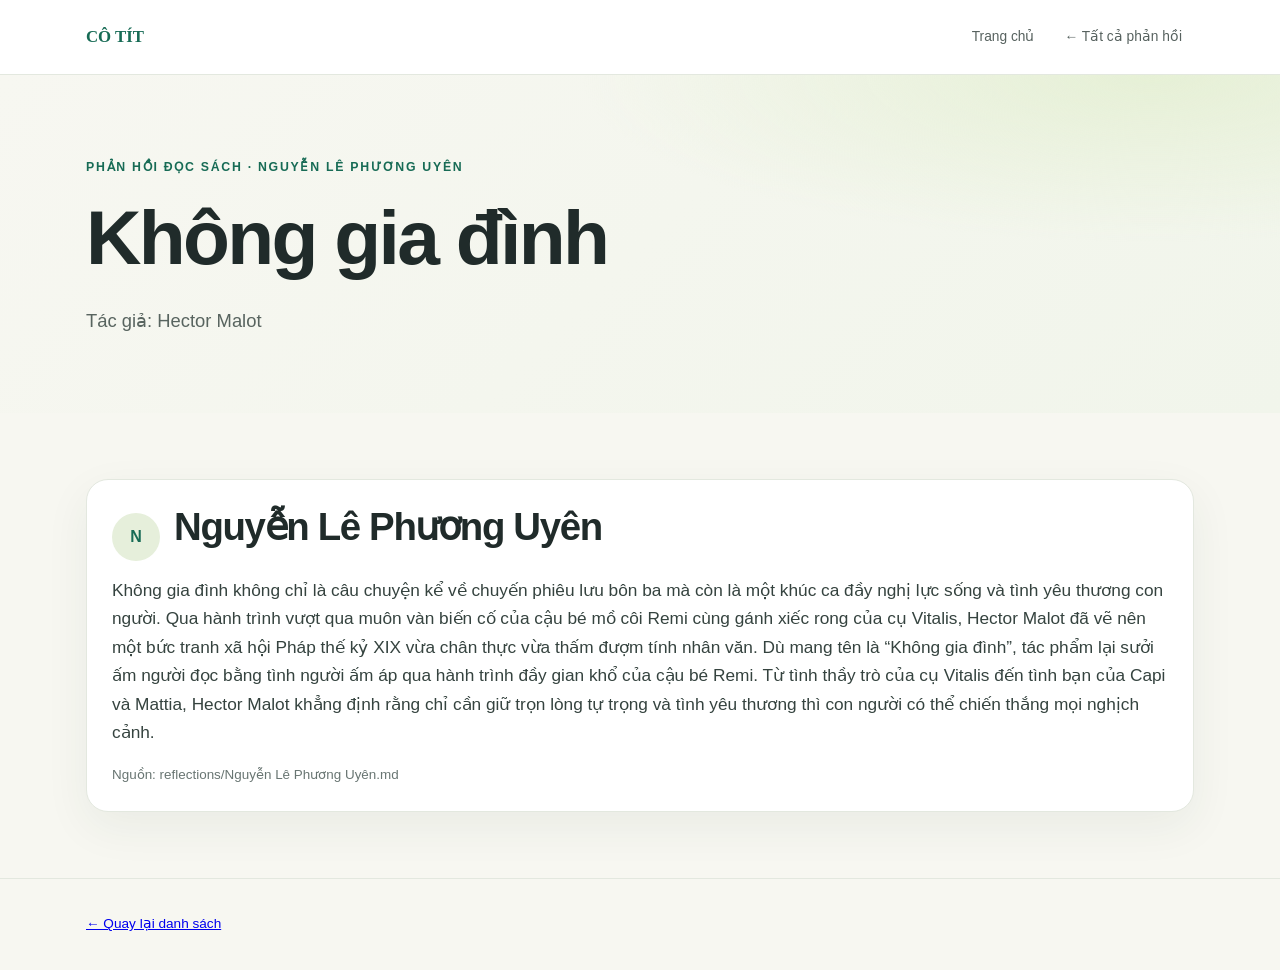
<file: reflection-nguyen-le-phuong-uyen.html>
<!doctype html><html lang="vi"><head><meta charset="utf-8"><meta name="viewport" content="width=device-width,initial-scale=1"><title>Phản hồi của Nguyễn Lê Phương Uyên — Cô Tít</title><link rel="stylesheet" href="style.css"></head><body><header class="topbar"><nav class="wrap nav"><a class="brand" href="index.html">CÔ TÍT</a><div class="navlinks"><a href="index.html">Trang chủ</a><a href="reflections.html">← Tất cả phản hồi</a></div></nav></header><main><section class="hero"><div class="wrap"><div class="eyebrow">Phản hồi đọc sách · Nguyễn Lê Phương Uyên</div><h1>Không gia đình</h1><p class="lead">Tác giả: Hector Malot</p></div></section><section class="section"><div class="wrap"><article class="card"><div class="member"><div class="avatar">N</div><h2>Nguyễn Lê Phương Uyên</h2></div><p class="quote">Không gia đình không chỉ là câu chuyện kể về chuyến phiêu lưu bôn ba mà còn là một khúc ca đầy nghị lực sống và tình yêu thương con người. Qua hành trình vượt qua muôn vàn biến cố của cậu bé mồ côi Remi cùng gánh xiếc rong của cụ Vitalis, Hector Malot đã vẽ nên một bức tranh xã hội Pháp thế kỷ XIX vừa chân thực vừa thấm đượm tính nhân văn. Dù mang tên là “Không gia đình”, tác phẩm lại sưởi ấm người đọc bằng tình người ấm áp qua hành trình đầy gian khổ của cậu bé Remi. Từ tình thầy trò của cụ Vitalis đến tình bạn của Capi và Mattia, Hector Malot khẳng định rằng chỉ cần giữ trọn lòng tự trọng và tình yêu thương thì con người có thể chiến thắng mọi nghịch cảnh.</p><p class="small">Nguồn: reflections/Nguyễn Lê Phương Uyên.md</p></article></div></section></main><footer class="footer"><div class="wrap"><a href="reflections.html">← Quay lại danh sách</a></div></footer></body></html>
</file>
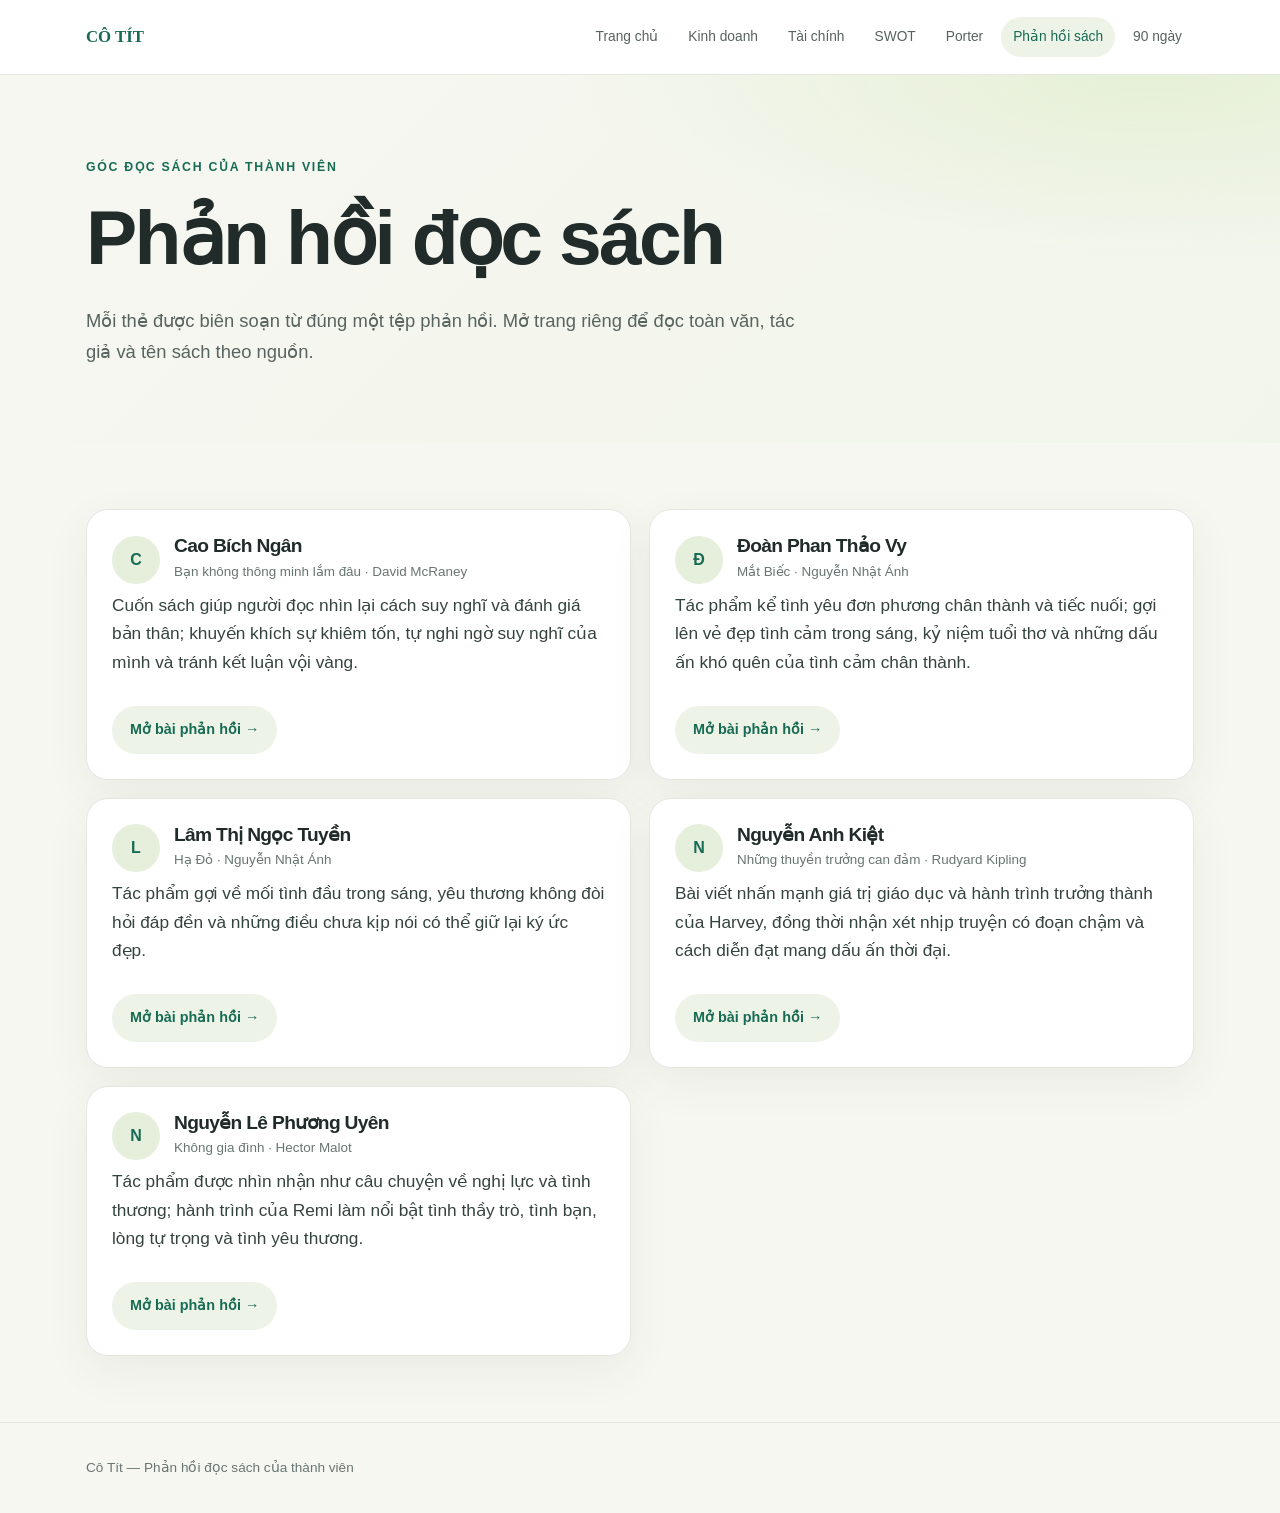
<file: reflections.html>
<!doctype html><html lang="vi"><head><meta charset="utf-8"><meta name="viewport" content="width=device-width,initial-scale=1"><title>Phản hồi đọc sách — Cô Tít</title><link rel="stylesheet" href="style.css"></head><body><header class="topbar"><nav class="wrap nav"><a class="brand" href="index.html">CÔ TÍT</a><div class="navlinks"><a href="index.html">Trang chủ</a><a href="business-plan.html">Kinh doanh</a><a href="financial-analysis.html">Tài chính</a><a href="swot.html">SWOT</a><a href="five-forces.html">Porter</a><a class="active" href="reflections.html">Phản hồi sách</a><a href="action-plan.html">90 ngày</a></div></nav></header><main><section class="hero"><div class="wrap"><div class="eyebrow">Góc đọc sách của thành viên</div><h1>Phản hồi đọc sách</h1><p class="lead">Mỗi thẻ được biên soạn từ đúng một tệp phản hồi. Mở trang riêng để đọc toàn văn, tác giả và tên sách theo nguồn.</p></div></section><section class="section"><div class="wrap grid grid-2"><article class="card"><div class="member"><div class="avatar">C</div><div><h3>Cao Bích Ngân</h3><span class="small">Bạn không thông minh lắm đâu · David McRaney</span></div></div><p class="quote">Cuốn sách giúp người đọc nhìn lại cách suy nghĩ và đánh giá bản thân; khuyến khích sự khiêm tốn, tự nghi ngờ suy nghĩ của mình và tránh kết luận vội vàng.</p><a class="button alt" href="reflection-cao-bich-ngan.html">Mở bài phản hồi →</a></article><article class="card"><div class="member"><div class="avatar">Đ</div><div><h3>Đoàn Phan Thảo Vy</h3><span class="small">Mắt Biếc · Nguyễn Nhật Ánh</span></div></div><p class="quote">Tác phẩm kể tình yêu đơn phương chân thành và tiếc nuối; gợi lên vẻ đẹp tình cảm trong sáng, kỷ niệm tuổi thơ và những dấu ấn khó quên của tình cảm chân thành.</p><a class="button alt" href="reflection-doan-phan-thao-vy.html">Mở bài phản hồi →</a></article><article class="card"><div class="member"><div class="avatar">L</div><div><h3>Lâm Thị Ngọc Tuyền</h3><span class="small">Hạ Đỏ · Nguyễn Nhật Ánh</span></div></div><p class="quote">Tác phẩm gợi về mối tình đầu trong sáng, yêu thương không đòi hỏi đáp đền và những điều chưa kịp nói có thể giữ lại ký ức đẹp.</p><a class="button alt" href="reflection-lam-thi-ngoc-tuyen.html">Mở bài phản hồi →</a></article><article class="card"><div class="member"><div class="avatar">N</div><div><h3>Nguyễn Anh Kiệt</h3><span class="small">Những thuyền trưởng can đảm · Rudyard Kipling</span></div></div><p class="quote">Bài viết nhấn mạnh giá trị giáo dục và hành trình trưởng thành của Harvey, đồng thời nhận xét nhịp truyện có đoạn chậm và cách diễn đạt mang dấu ấn thời đại.</p><a class="button alt" href="reflection-nguyen-anh-kiet.html">Mở bài phản hồi →</a></article><article class="card"><div class="member"><div class="avatar">N</div><div><h3>Nguyễn Lê Phương Uyên</h3><span class="small">Không gia đình · Hector Malot</span></div></div><p class="quote">Tác phẩm được nhìn nhận như câu chuyện về nghị lực và tình thương; hành trình của Remi làm nổi bật tình thầy trò, tình bạn, lòng tự trọng và tình yêu thương.</p><a class="button alt" href="reflection-nguyen-le-phuong-uyen.html">Mở bài phản hồi →</a></article></div></section></main><footer class="footer"><div class="wrap">Cô Tít — Phản hồi đọc sách của thành viên</div></footer></body></html>
</file>
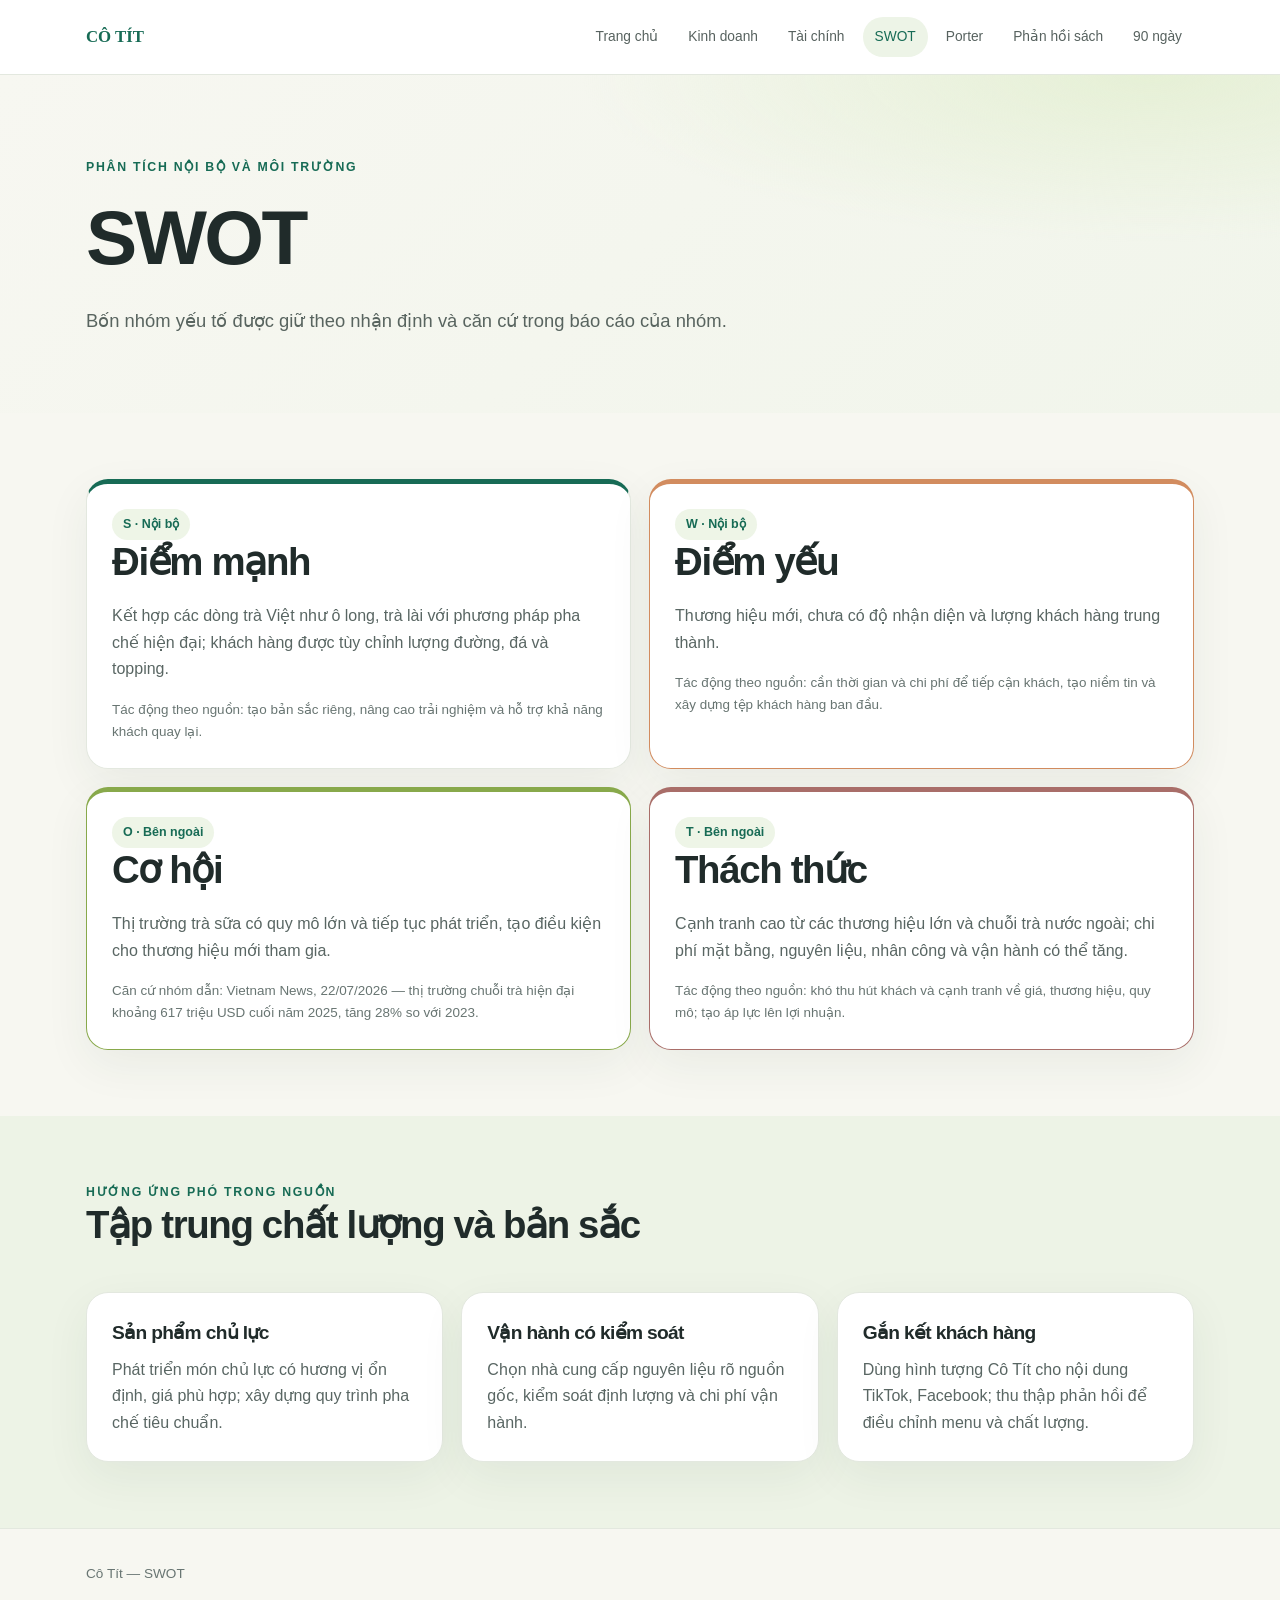
<file: swot.html>
<!doctype html><html lang="vi"><head><meta charset="utf-8"><meta name="viewport" content="width=device-width,initial-scale=1"><title>SWOT — Cô Tít</title><link rel="stylesheet" href="style.css"></head><body><header class="topbar"><nav class="wrap nav"><a class="brand" href="index.html">CÔ TÍT</a><div class="navlinks"><a href="index.html">Trang chủ</a><a href="business-plan.html">Kinh doanh</a><a href="financial-analysis.html">Tài chính</a><a class="active" href="swot.html">SWOT</a><a href="five-forces.html">Porter</a><a href="reflections.html">Phản hồi sách</a><a href="action-plan.html">90 ngày</a></div></nav></header><main><section class="hero"><div class="wrap"><div class="eyebrow">Phân tích nội bộ và môi trường</div><h1>SWOT</h1><p class="lead">Bốn nhóm yếu tố được giữ theo nhận định và căn cứ trong báo cáo của nhóm.</p></div></section><section class="section"><div class="wrap grid grid-2"><article class="card swot-card"><span class="pill">S · Nội bộ</span><h2>Điểm mạnh</h2><p>Kết hợp các dòng trà Việt như ô long, trà lài với phương pháp pha chế hiện đại; khách hàng được tùy chỉnh lượng đường, đá và topping.</p><p class="small">Tác động theo nguồn: tạo bản sắc riêng, nâng cao trải nghiệm và hỗ trợ khả năng khách quay lại.</p></article><article class="card swot-card w"><span class="pill">W · Nội bộ</span><h2>Điểm yếu</h2><p>Thương hiệu mới, chưa có độ nhận diện và lượng khách hàng trung thành.</p><p class="small">Tác động theo nguồn: cần thời gian và chi phí để tiếp cận khách, tạo niềm tin và xây dựng tệp khách hàng ban đầu.</p></article><article class="card swot-card o"><span class="pill">O · Bên ngoài</span><h2>Cơ hội</h2><p>Thị trường trà sữa có quy mô lớn và tiếp tục phát triển, tạo điều kiện cho thương hiệu mới tham gia.</p><p class="small">Căn cứ nhóm dẫn: Vietnam News, 22/07/2026 — thị trường chuỗi trà hiện đại khoảng 617 triệu USD cuối năm 2025, tăng 28% so với 2023.</p></article><article class="card swot-card t"><span class="pill">T · Bên ngoài</span><h2>Thách thức</h2><p>Cạnh tranh cao từ các thương hiệu lớn và chuỗi trà nước ngoài; chi phí mặt bằng, nguyên liệu, nhân công và vận hành có thể tăng.</p><p class="small">Tác động theo nguồn: khó thu hút khách và cạnh tranh về giá, thương hiệu, quy mô; tạo áp lực lên lợi nhuận.</p></article></div></section><section class="section soft"><div class="wrap"><div class="section-head"><div><div class="eyebrow">Hướng ứng phó trong nguồn</div><h2>Tập trung chất lượng và bản sắc</h2></div></div><div class="grid grid-3"><article class="card"><h3>Sản phẩm chủ lực</h3><p>Phát triển món chủ lực có hương vị ổn định, giá phù hợp; xây dựng quy trình pha chế tiêu chuẩn.</p></article><article class="card"><h3>Vận hành có kiểm soát</h3><p>Chọn nhà cung cấp nguyên liệu rõ nguồn gốc, kiểm soát định lượng và chi phí vận hành.</p></article><article class="card"><h3>Gắn kết khách hàng</h3><p>Dùng hình tượng Cô Tít cho nội dung TikTok, Facebook; thu thập phản hồi để điều chỉnh menu và chất lượng.</p></article></div></div></section></main><footer class="footer"><div class="wrap">Cô Tít — SWOT</div></footer></body></html>
</file>
<file: style.css>
:root{--ink:#202b2a;--muted:#687572;--paper:#f7f7f1;--card:#fff;--green:#176b55;--lime:#d5ec9d;--line:#e3e8df;--orange:#ef9e65;--shadow:0 15px 45px #193f2910;--radius:22px}*{box-sizing:border-box}body{margin:0;background:var(--paper);color:var(--ink);font-family:'DM Sans',sans-serif;line-height:1.65}h1,h2,h3,h4{font-family:Manrope,sans-serif;line-height:1.16;letter-spacing:-.035em}h1{font-size:clamp(2.6rem,6vw,5.3rem);margin:.2em 0 .32em}h2{font-size:clamp(1.8rem,3vw,2.7rem);margin:0 0 .5em}h3{font-size:1.2rem;margin:.2em 0 .65em}p{margin:.4em 0 1em;color:#596663}.wrap{max-width:1160px;margin:auto;padding:0 26px}.topbar{background:#fff;border-bottom:1px solid var(--line);position:sticky;top:0;z-index:5}.nav{min-height:74px;display:flex;align-items:center;justify-content:space-between;gap:22px}.brand{font:800 1.05rem Manrope;color:var(--green);text-decoration:none;white-space:nowrap}.navlinks{display:flex;align-items:center;gap:6px;flex-wrap:wrap;justify-content:flex-end}.navlinks a{font-size:.86rem;color:#57625f;text-decoration:none;padding:9px 12px;border-radius:999px}.navlinks a:hover,.navlinks a.active{background:#edf4e7;color:var(--green)}.hero{padding:82px 0 58px;background:radial-gradient(ellipse at 90% 0%,#e6f0d6 0,transparent 35%),linear-gradient(135deg,#f7f7f1,#f1f5eb)}.eyebrow{font-size:.77rem;font-weight:700;letter-spacing:.14em;text-transform:uppercase;color:var(--green)}.lead{font-size:1.15rem;max-width:720px;color:#58645f}.hero-grid{display:grid;grid-template-columns:1.25fr .75fr;gap:42px;align-items:center}.hero-art{min-height:310px;border-radius:34px;background:linear-gradient(145deg,#176b55,#0e473b);padding:30px;position:relative;overflow:hidden;color:white;box-shadow:var(--shadow)}.hero-art:before,.hero-art:after{content:'';position:absolute;border-radius:50%;background:#ffffff10}.hero-art:before{width:310px;height:310px;right:-70px;top:-80px}.hero-art:after{width:210px;height:210px;right:95px;bottom:-115px;background:#d5ec9d22}.cup{position:absolute;right:82px;top:60px;width:138px;height:190px;background:#f5f0df;border-radius:16px 16px 34px 34px;transform:rotate(5deg);box-shadow:0 20px 40px #062e2740}.cup:before{content:'';position:absolute;left:-8px;right:-8px;top:-10px;height:22px;background:#d5ec9d;border-radius:8px}.cup:after{content:'CÔ TÍT';position:absolute;top:65px;left:22px;color:#176b55;font:800 19px Manrope;transform:rotate(-5deg)}.hero-art small{position:absolute;bottom:24px;left:27px;color:#d8e9d7}.section{padding:66px 0}.section-head{display:flex;justify-content:space-between;align-items:end;gap:20px;margin-bottom:26px}.section-head p{max-width:570px;margin:0}.grid{display:grid;gap:18px}.grid-2{grid-template-columns:repeat(2,minmax(0,1fr))}.grid-3{grid-template-columns:repeat(3,minmax(0,1fr))}.grid-4{grid-template-columns:repeat(4,minmax(0,1fr))}.card{background:var(--card);border:1px solid var(--line);border-radius:var(--radius);padding:25px;box-shadow:var(--shadow)}.card p:last-child{margin-bottom:0}.metric{font:800 clamp(1.55rem,3vw,2.2rem) Manrope;color:var(--green);letter-spacing:-.05em}.label{font-size:.8rem;color:var(--muted);font-weight:600}.icon{width:42px;height:42px;border-radius:14px;background:#eef5e7;display:grid;place-items:center;font-size:1.25rem;margin-bottom:16px}.pill{display:inline-flex;align-items:center;background:#eef5e7;color:var(--green);padding:5px 11px;border-radius:50px;font-size:.78rem;font-weight:700}.button{display:inline-flex;align-items:center;gap:9px;text-decoration:none;padding:12px 18px;border-radius:999px;background:var(--green);color:#fff;font-weight:700;font-size:.9rem;margin-top:12px}.button.alt{background:#edf4e7;color:var(--green)}.button:hover{filter:brightness(.94)}.split{display:grid;grid-template-columns:1fr 1fr;gap:22px}.soft{background:#edf3e6}.dark{background:#183f35;color:#fff}.dark p{color:#d3e1d8}.swot-card{min-height:200px;border-top:5px solid var(--green)}.swot-card.w{border-color:#d28c5f}.swot-card.o{border-color:#88a94b}.swot-card.t{border-color:#a96e69}.force{position:relative;padding-top:28px}.force .number{position:absolute;right:20px;top:16px;font:800 2.5rem Manrope;color:#e7eee3}.force .rating{font:700 1.05rem Manrope;color:var(--green);margin:10px 0}.bar-list{display:grid;gap:15px}.bar-row{display:grid;grid-template-columns:minmax(150px,1.2fr) 3fr auto;align-items:center;gap:14px;font-size:.9rem}.bar-track{height:12px;background:#e9eee6;border-radius:20px;overflow:hidden}.bar{height:100%;border-radius:20px;background:linear-gradient(90deg,#176b55,#95c46c)}.table-wrap{overflow-x:auto;border:1px solid var(--line);border-radius:18px;background:#fff}table{border-collapse:collapse;width:100%;min-width:650px}th,td{text-align:left;padding:14px 16px;border-bottom:1px solid var(--line);vertical-align:top}th{background:#eff4e9;color:#37574b;font-size:.82rem}tr:last-child td{border-bottom:0}.timeline{position:relative;display:grid;gap:18px}.timeline:before{content:'';position:absolute;left:18px;top:15px;bottom:15px;width:2px;background:#dce7d3}.step{display:grid;grid-template-columns:38px 1fr;gap:16px;position:relative}.dot{height:38px;width:38px;border:7px solid #dcebd1;background:var(--green);border-radius:50%;z-index:1}.note{background:#fff8e9;border:1px solid #f0dfb8;padding:18px 20px;border-radius:16px;color:#66553c}.quote{font-size:1.08rem;color:#35433f}.member{display:flex;align-items:center;gap:14px}.avatar{width:48px;height:48px;display:grid;place-items:center;border-radius:50%;background:#e6efdb;color:var(--green);font-weight:800}.member h3{margin:0}.footer{padding:34px 0;border-top:1px solid var(--line);color:var(--muted);font-size:.85rem}.list{padding-left:1.2em;color:#596663}.list li{margin:.45em 0}.small{font-size:.84rem;color:var(--muted)}.product{border-left:4px solid var(--lime)}.finance-kpis .card{min-height:130px}.source{font-size:.8rem;overflow-wrap:anywhere}.source a{color:var(--green)}
@media(max-width:900px){.nav{align-items:flex-start;padding-top:15px;padding-bottom:12px;flex-direction:column}.navlinks{justify-content:flex-start}.hero-grid{grid-template-columns:1fr}.hero-art{min-height:250px}.grid-4{grid-template-columns:repeat(2,1fr)}}@media(max-width:640px){.wrap{padding:0 18px}.hero{padding:55px 0 35px}.section{padding:46px 0}.grid-2,.grid-3,.grid-4,.split{grid-template-columns:1fr}.bar-row{grid-template-columns:1fr auto}.bar-track{grid-column:1/-1;grid-row:2}.section-head{display:block}.navlinks a{padding:7px 9px;font-size:.78rem}.card{padding:21px}}
</file>
